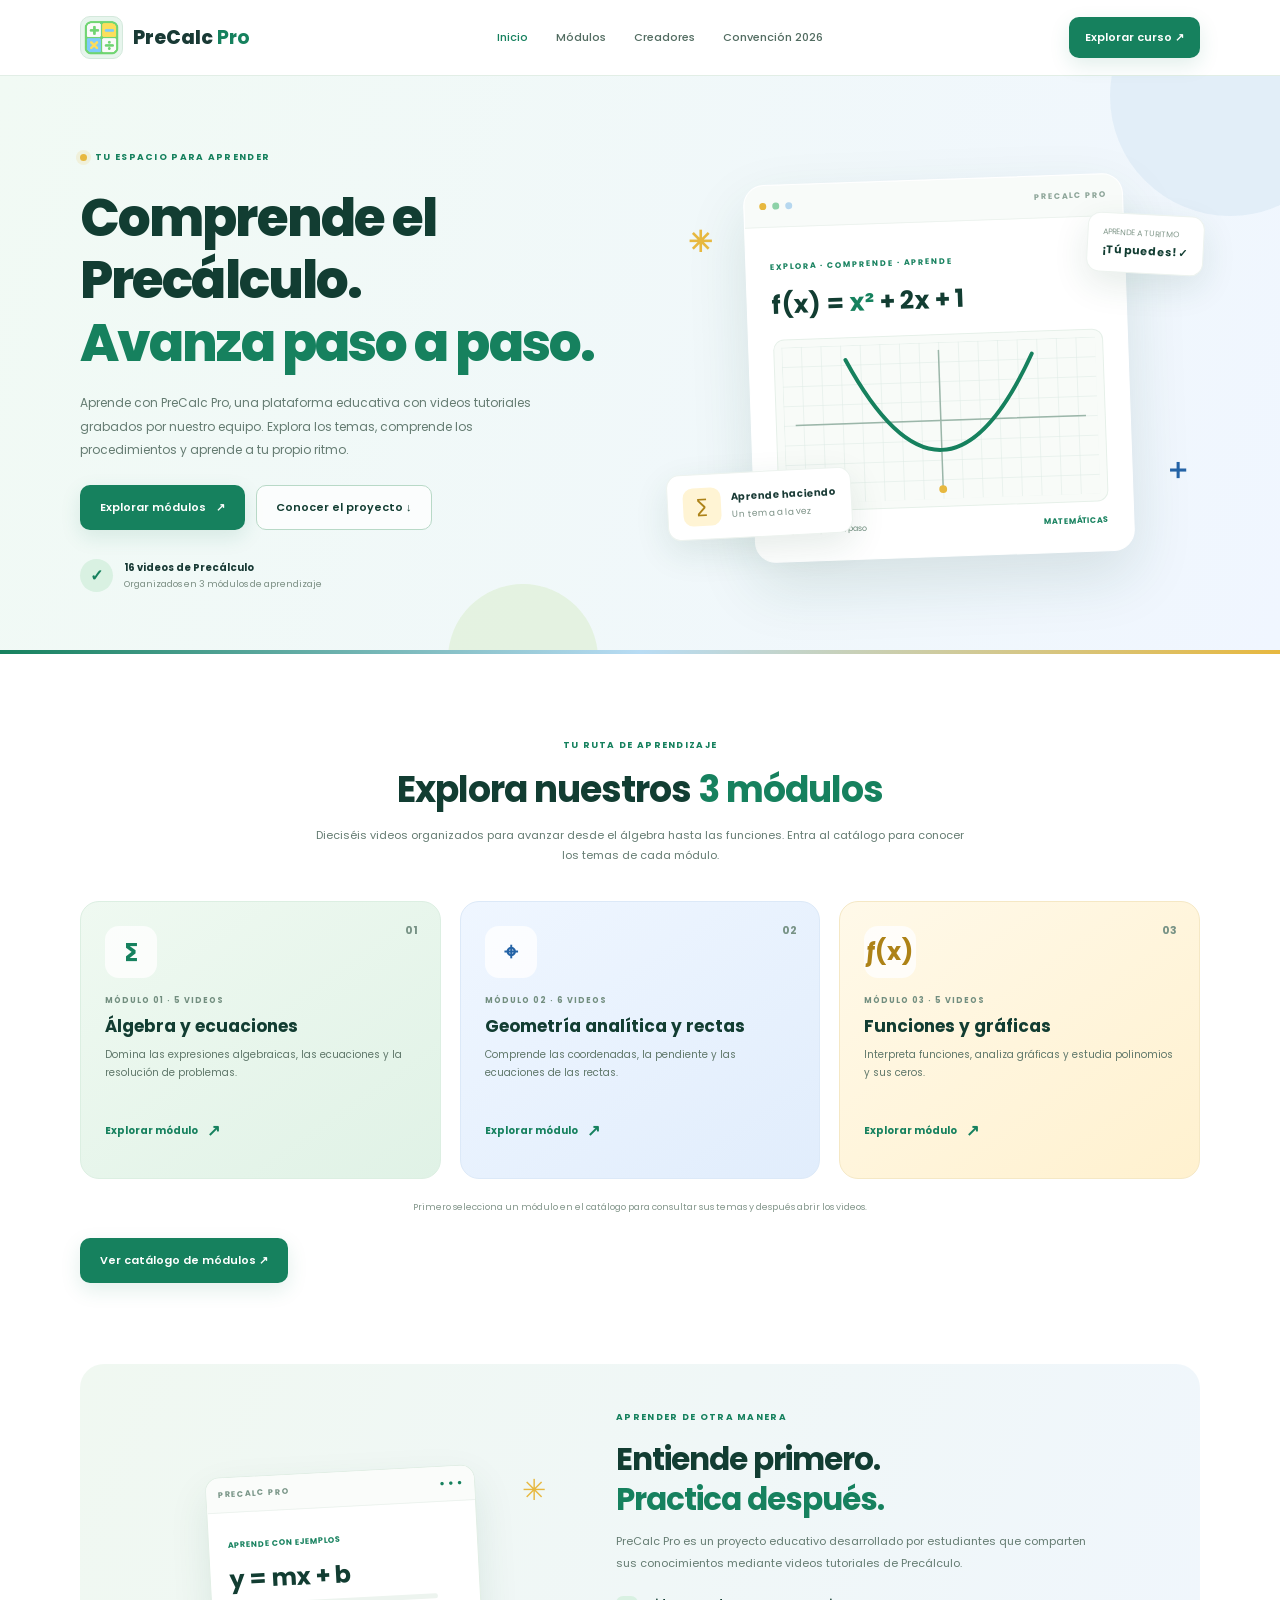
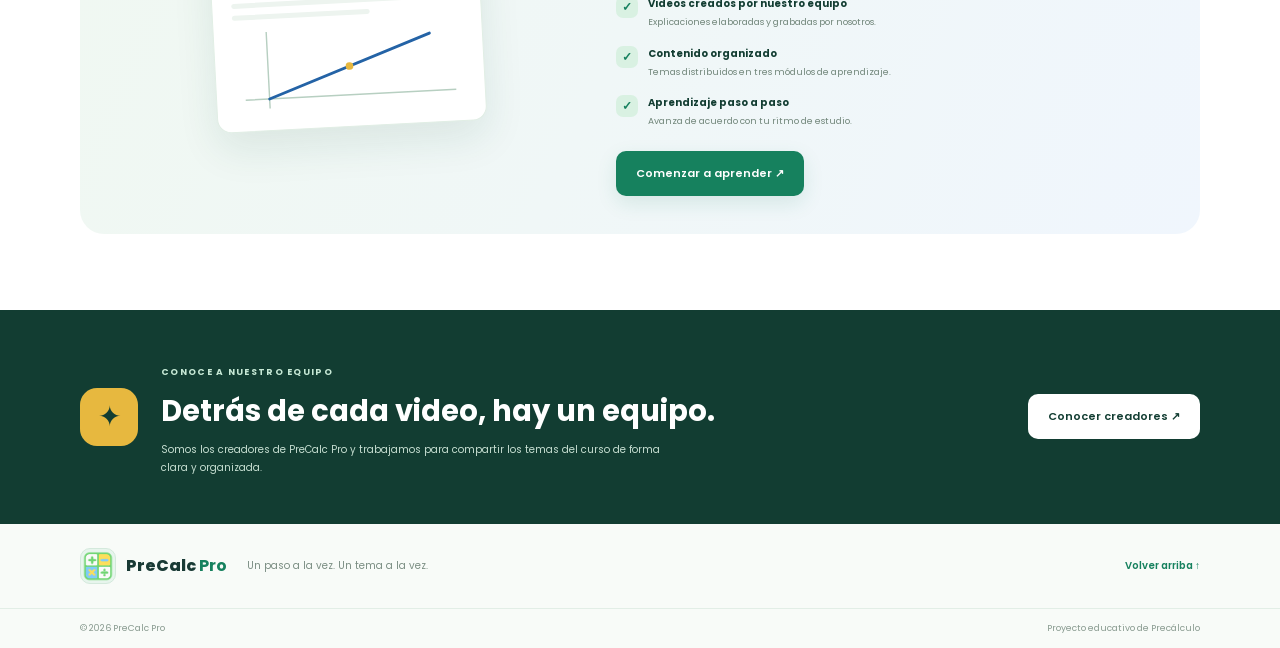
<file: index.html>
<!DOCTYPE html>
<html lang="es">
<head>
    <meta charset="UTF-8">
    <meta name="viewport" content="width=device-width, initial-scale=1.0">
    <meta name="theme-color" content="#185744">
    <meta name="description" content="PreCalc Pro: aprende Precálculo con videos tutoriales creados por nuestro equipo.">

    <title>PreCalc Pro | Aprende Precálculo</title>

    <link rel="preconnect" href="https://fonts.googleapis.com">
    <link rel="preconnect" href="https://fonts.gstatic.com" crossorigin>
    <link href="https://fonts.googleapis.com/css2?family=Poppins:wght@400;500;600;700;800&display=swap" rel="stylesheet">
    <link rel="icon" type="image/png" href="img/logo.png">

    <!-- ESTILOS -->
    <link rel="stylesheet" href="css/index.css">
    <link rel="stylesheet" href="css/convencion.css">

    <!-- JAVASCRIPT -->
    <script src="js/main.js" defer></script>
    <script src="js/convencion.js" defer></script>
</head>

<body>

    <!-- ENCABEZADO -->
    <header class="header">
        <nav class="nav container" aria-label="Navegación principal">

            <a class="brand" href="index.html#inicio" aria-label="PreCalc Pro, inicio">
                <span class="logo">
                    <img src="img/logo.png" alt="Logo de PreCalc Pro">
                </span>
                <span>PreCalc <b>Pro</b></span>
            </a>

            <button
                class="menu-toggle"
                type="button"
                aria-label="Abrir menú"
                aria-expanded="false"
                aria-controls="nav-links">
                ☰
            </button>

            <div class="nav-links" id="nav-links">
                <a class="active" href="index.html#inicio">Inicio</a>
                <a href="modulos.html#modulos">Módulos</a>
                <a href="modulos.html#creadores">Creadores</a>
                <a href="modulos.html#convencion-2026">Convención 2026</a>
            </div>

            <a class="btn btn-primary nav-btn" href="modulos.html#modulos">
                Explorar curso ↗
            </a>

        </nav>
    </header>

    <main>

        <!-- PORTADA -->
        <section class="hero" id="inicio">

            <div class="orb orb-one"></div>
            <div class="orb orb-two"></div>

            <div class="container hero-grid">

                <div class="hero-copy">

                    <span class="eyebrow">
                        <i></i>
                        TU ESPACIO PARA APRENDER
                    </span>

                    <h1>
                        Comprende el Precálculo.
                        <span>Avanza paso a paso.</span>
                    </h1>

                    <p>
                        Aprende con PreCalc Pro, una plataforma educativa
                        con videos tutoriales grabados por nuestro equipo.
                        Explora los temas, comprende los procedimientos
                        y aprende a tu propio ritmo.
                    </p>

                    <div class="actions">
                        <a class="btn btn-primary" href="modulos.html#modulos">
                            Explorar módulos <span>↗</span>
                        </a>

                        <a class="btn btn-outline" href="#presentacion">
                            Conocer el proyecto ↓
                        </a>
                    </div>

                    <div class="proof">
                        <span class="proof-icon">✓</span>
                        <p>
                            <b>16 videos de Precálculo</b>
                            <small>Organizados en 3 módulos de aprendizaje</small>
                        </p>
                    </div>

                </div>

                <!-- ILUSTRACIÓN MATEMÁTICA -->
                <div class="hero-visual">

                    <span class="decor decor-star">✳</span>

                    <article class="math-board">

                        <div class="board-head">
                            <span></span>
                            <span></span>
                            <span></span>
                            <b>PRECALC PRO</b>
                        </div>

                        <div class="board-body">

                            <small class="board-label">
                                EXPLORA · COMPRENDE · APRENDE
                            </small>

                            <h2>f(x) = <em>x²</em> + 2x + 1</h2>

                            <div class="graph">
                                <svg viewBox="0 0 320 160" role="img"
                                     aria-label="Gráfica ilustrativa de una función cuadrática">
                                    <defs>
                                        <pattern id="grid" width="20" height="20"
                                                 patternUnits="userSpaceOnUse">
                                            <path d="M20 0H0V20" fill="none"
                                                  stroke="#dce9e4" stroke-width="1"/>
                                        </pattern>
                                    </defs>

                                    <rect width="320" height="160" fill="url(#grid)"/>

                                    <path d="M12 80H308 M160 8V152"
                                          stroke="#9bb6a9" stroke-width="1.5"/>

                                    <path d="M65 15 Q160 205 255 15"
                                          fill="none" stroke="#16815e"
                                          stroke-width="4" stroke-linecap="round"/>

                                    <circle cx="160" cy="150" r="4" fill="#e7b83f"/>
                                </svg>
                            </div>

                            <div class="board-foot">
                                <span>● Aprende paso a paso</span>
                                <b>MATEMÁTICAS</b>
                            </div>

                        </div>
                    </article>

                    <div class="float-card float-top">
                        <small>APRENDE A TU RITMO</small>
                        <b>¡Tú puedes! ✓</b>
                    </div>

                    <div class="float-card float-bottom">
                        <span>∑</span>
                        <div>
                            <b>Aprende haciendo</b>
                            <small>Un tema a la vez</small>
                        </div>
                    </div>

                    <span class="decor decor-plus">＋</span>

                </div>
            </div>

            <div class="hero-line"></div>
        </section>

        <!-- MÓDULOS -->
        <section class="section modules-section" id="modulos">

            <div class="container">

                <div class="section-heading">
                    <span class="eyebrow">TU RUTA DE APRENDIZAJE</span>

                    <h2>Explora nuestros <span>3 módulos</span></h2>

                    <p>
                        Dieciséis videos organizados para avanzar desde el
                        álgebra hasta las funciones. Entra al catálogo para
                        conocer los temas de cada módulo.
                    </p>
                </div>

                <div class="module-grid">

                    <!-- MÓDULO 1 -->
                    <article class="module-card green">
                        <span class="module-number">01</span>
                        <div class="module-icon">∑</div>

                        <small class="module-tag">MÓDULO 01 · 5 VIDEOS</small>

                        <h3>Álgebra y ecuaciones</h3>

                        <p>
                            Domina las expresiones algebraicas, las ecuaciones
                            y la resolución de problemas.
                        </p>

                        <a class="module-link" href="modulos.html#modulos">
                            Explorar módulo <span>↗</span>
                        </a>
                    </article>

                    <!-- MÓDULO 2 -->
                    <article class="module-card blue">
                        <span class="module-number">02</span>
                        <div class="module-icon">⌖</div>

                        <small class="module-tag">MÓDULO 02 · 6 VIDEOS</small>

                        <h3>Geometría analítica y rectas</h3>

                        <p>
                            Comprende las coordenadas, la pendiente
                            y las ecuaciones de las rectas.
                        </p>

                        <a class="module-link" href="modulos.html#modulos">
                            Explorar módulo <span>↗</span>
                        </a>
                    </article>

                    <!-- MÓDULO 3 -->
                    <article class="module-card yellow">
                        <span class="module-number">03</span>
                        <div class="module-icon">ƒ(x)</div>

                        <small class="module-tag">MÓDULO 03 · 5 VIDEOS</small>

                        <h3>Funciones y gráficas</h3>

                        <p>
                            Interpreta funciones, analiza gráficas
                            y estudia polinomios y sus ceros.
                        </p>

                        <a class="module-link" href="modulos.html#modulos">
                            Explorar módulo <span>↗</span>
                        </a>
                    </article>

                </div>

                <p class="module-note">
                    Primero selecciona un módulo en el catálogo para consultar
                    sus temas y después abrir los videos.
                </p>

                <div class="actions">
                    <a class="btn btn-primary" href="modulos.html#modulos">
                        Ver catálogo de módulos ↗
                    </a>
                </div>

            </div>
        </section>

        <!-- PRESENTACIÓN DEL PROYECTO -->
        <section class="section project-section" id="presentacion">

            <div class="container project-panel">

                <div class="study-art">

                    <div class="art-circle"></div>

                    <div class="notebook">

                        <div class="notebook-head">
                            PRECALC PRO
                            <span>● ● ●</span>
                        </div>

                        <div class="notebook-body">

                            <small>APRENDE CON EJEMPLOS</small>

                            <strong>y = mx + b</strong>

                            <div class="fake-line"></div>
                            <div class="fake-line short"></div>

                            <svg viewBox="0 0 240 90" role="img"
                                 aria-label="Ejemplo gráfico de una recta">
                                <path d="M10 75H230 M35 5V85"
                                      stroke="#b7cfc1" stroke-width="1.5"/>

                                <path d="M35 75L205 15"
                                      stroke="#2463a6" stroke-width="3"
                                      stroke-linecap="round"/>

                                <circle cx="120" cy="45" r="4" fill="#e7b83f"/>
                            </svg>

                        </div>
                    </div>

                    <span class="art-spark">✳</span>
                </div>

                <div class="project-copy">

                    <span class="eyebrow">APRENDER DE OTRA MANERA</span>

                    <h2>
                        Entiende primero.
                        <span>Practica después.</span>
                    </h2>

                    <p>
                        PreCalc Pro es un proyecto educativo desarrollado
                        por estudiantes que comparten sus conocimientos
                        mediante videos tutoriales de Precálculo.
                    </p>

                    <div class="benefit-list">

                        <div class="benefit">
                            <span>✓</span>
                            <div>
                                <b>Videos creados por nuestro equipo</b>
                                <small>Explicaciones elaboradas y grabadas por nosotros.</small>
                            </div>
                        </div>

                        <div class="benefit">
                            <span>✓</span>
                            <div>
                                <b>Contenido organizado</b>
                                <small>Temas distribuidos en tres módulos de aprendizaje.</small>
                            </div>
                        </div>

                        <div class="benefit">
                            <span>✓</span>
                            <div>
                                <b>Aprendizaje paso a paso</b>
                                <small>Avanza de acuerdo con tu ritmo de estudio.</small>
                            </div>
                        </div>

                    </div>

                    <a class="btn btn-primary" href="modulos.html#modulos">
                        Comenzar a aprender ↗
                    </a>

                </div>
            </div>
        </section>

 
        <!-- CREADORES -->
        <section class="creators" id="creadores">

            <div class="container creators-inner">

                <div class="creator-symbol">✦</div>

                <div class="creator-copy">
                    <span class="eyebrow light">CONOCE A NUESTRO EQUIPO</span>

                    <h2>Detrás de cada video, hay un equipo.</h2>

                    <p>
                        Somos los creadores de PreCalc Pro y trabajamos
                        para compartir los temas del curso de forma
                        clara y organizada.
                    </p>
                </div>

                <a class="btn btn-light" href="modulos.html#creadores">
                    Conocer creadores ↗
                </a>

            </div>
        </section>

    </main>

    <!-- PIE DE PÁGINA -->
    <footer class="footer">

        <div class="container footer-main">

            <a class="brand" href="index.html#inicio">
                <span class="logo">
                    <img src="img/logo.png" alt="Logo de PreCalc Pro">
                </span>
                <span>PreCalc <b>Pro</b></span>
            </a>

            <p>Un paso a la vez. Un tema a la vez.</p>

            <a class="back-top" href="#inicio">Volver arriba ↑</a>

        </div>

        <div class="footer-bottom">
            <span>© <span id="year"></span> PreCalc Pro</span>
            <span>Proyecto educativo de Precálculo</span>
        </div>

    </footer>

</body>
</html>
</file>
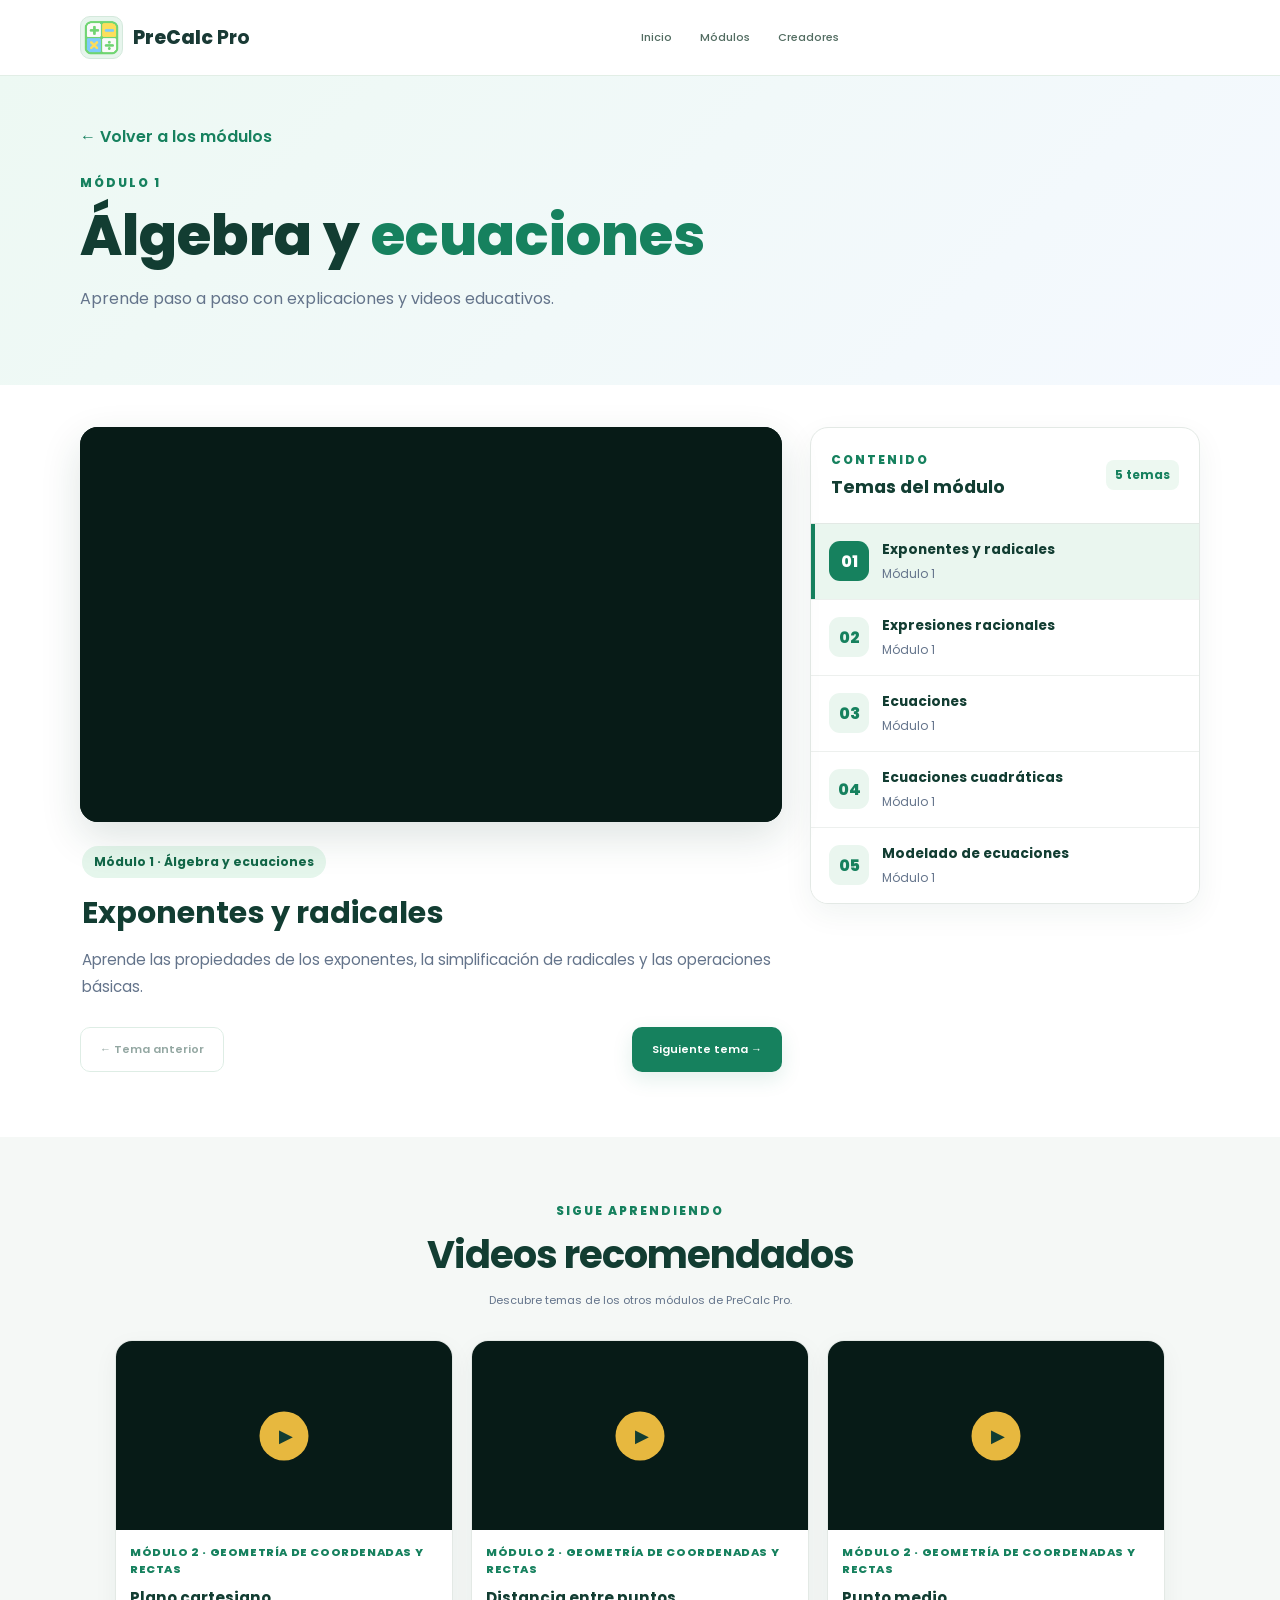
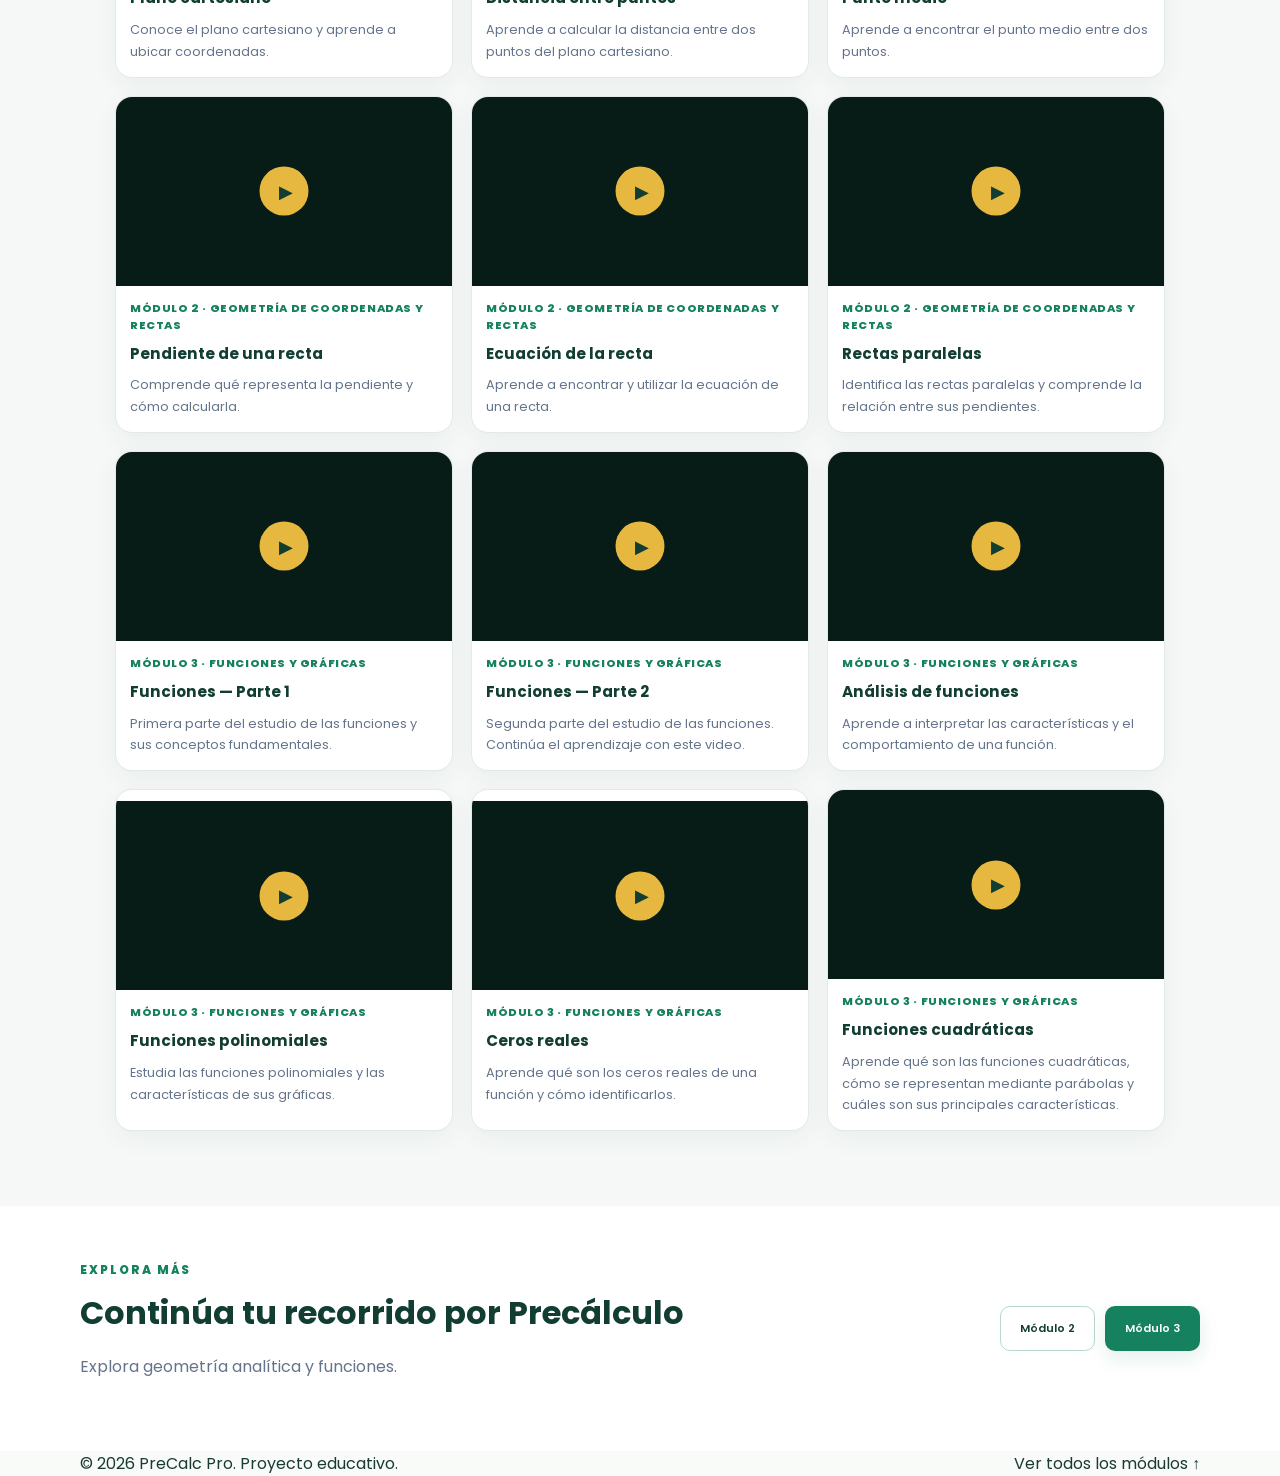
<file: modulo1.html>
<!DOCTYPE html>
<html lang="es">
<head>
    <meta charset="UTF-8">
    <meta name="viewport" content="width=device-width, initial-scale=1.0">
    <meta name="description" content="Videos educativos de Álgebra y ecuaciones en PreCalc Pro.">
    <title>Módulo 1 | PreCalc Pro</title>

    <link rel="preconnect" href="https://fonts.googleapis.com">
    <link rel="preconnect" href="https://fonts.gstatic.com" crossorigin>
    <link href="https://fonts.googleapis.com/css2?family=Poppins:wght@400;500;600;700;800&display=swap" rel="stylesheet">
    <link rel="icon" type="image/png" href="img/logo.png">

    <link rel="stylesheet" href="css/index.css">
    <link rel="stylesheet" href="css/videos.css">
    <script src="js/videos.js" defer></script>
</head>
<body data-module="1">
    <header class="header">
        <div class="container nav">
            <a class="brand" href="index.html">
                <img class="logo" src="img/logo.png" alt="Logo PreCalc Pro">
                <span>PreCalc <strong>Pro</strong></span>
            </a>

            <nav class="nav-links" id="nav-links">
                <a href="index.html">Inicio</a>
                <a href="modulos.html">Módulos</a>
                <a href="modulos.html#creadores">Creadores</a>
            </nav>

            <button class="menu-toggle" id="menu-toggle"
                    type="button" aria-label="Abrir menú" aria-expanded="false">☰</button>
        </div>
    </header>

    <main>
        <section class="video-hero">
            <div class="container">
                <a class="back-link" href="modulos.html">← Volver a los módulos</a>
                <span class="eyebrow">MÓDULO 1</span>
                <h1>Álgebra y <span>ecuaciones</span></h1>
                <p>Aprende paso a paso con explicaciones y videos educativos.</p>
            </div>
        </section>

        <section class="video-section container">
            <div class="video-layout">
                <div class="video-main">
                    <div class="video-player" id="video-player"></div>

                    <div class="video-information">
                        <span class="topic-badge" id="video-module-label">Módulo 1</span>
                        <h2 id="video-title">Selecciona un tema</h2>
                        <p id="video-description">Elige un tema para comenzar.</p>
                    </div>

                    <div class="topic-navigation">
                        <button class="btn btn-outline" id="previous-video" type="button">
                            ← Tema anterior
                        </button>
                        <button class="btn btn-primary" id="next-video" type="button">
                            Siguiente tema →
                        </button>
                    </div>
                </div>

                <aside class="video-sidebar">
                    <div class="sidebar-heading">
                        <div>
                            <span class="eyebrow">CONTENIDO</span>
                            <h2>Temas del módulo</h2>
                        </div>
                        <span class="topic-count" id="topic-count">4 temas</span>
                    </div>
                    <div class="topic-list" id="topic-list"></div>
                </aside>
            </div>
        </section>

        <section class="recommendations-section">
            <div class="container">
                <div class="section-heading">
                    <span class="eyebrow">SIGUE APRENDIENDO</span>
                    <h2>Videos recomendados</h2>
                    <p>Descubre temas de los otros módulos de PreCalc Pro.</p>
                </div>
                <div class="recommendations-grid" id="recommendations-grid"></div>
            </div>
        </section>

        <section class="module-switch-section container">
            <div>
                <span class="eyebrow">EXPLORA MÁS</span>
                <h2>Continúa tu recorrido por Precálculo</h2>
                <p>Explora geometría analítica y funciones.</p>
            </div>
            <div class="module-switch-buttons">
                <a class="btn btn-outline" href="modulo2.html">Módulo 2</a>
                <a class="btn btn-primary" href="modulo3.html">Módulo 3</a>
            </div>
        </section>
    </main>

    <footer class="footer">
        <div class="container footer-content">
            <p>© <span id="current-year"></span> PreCalc Pro. Proyecto educativo.</p>
            <a href="modulos.html">Ver todos los módulos ↑</a>
        </div>
    </footer>
</body>
</html>
</file>
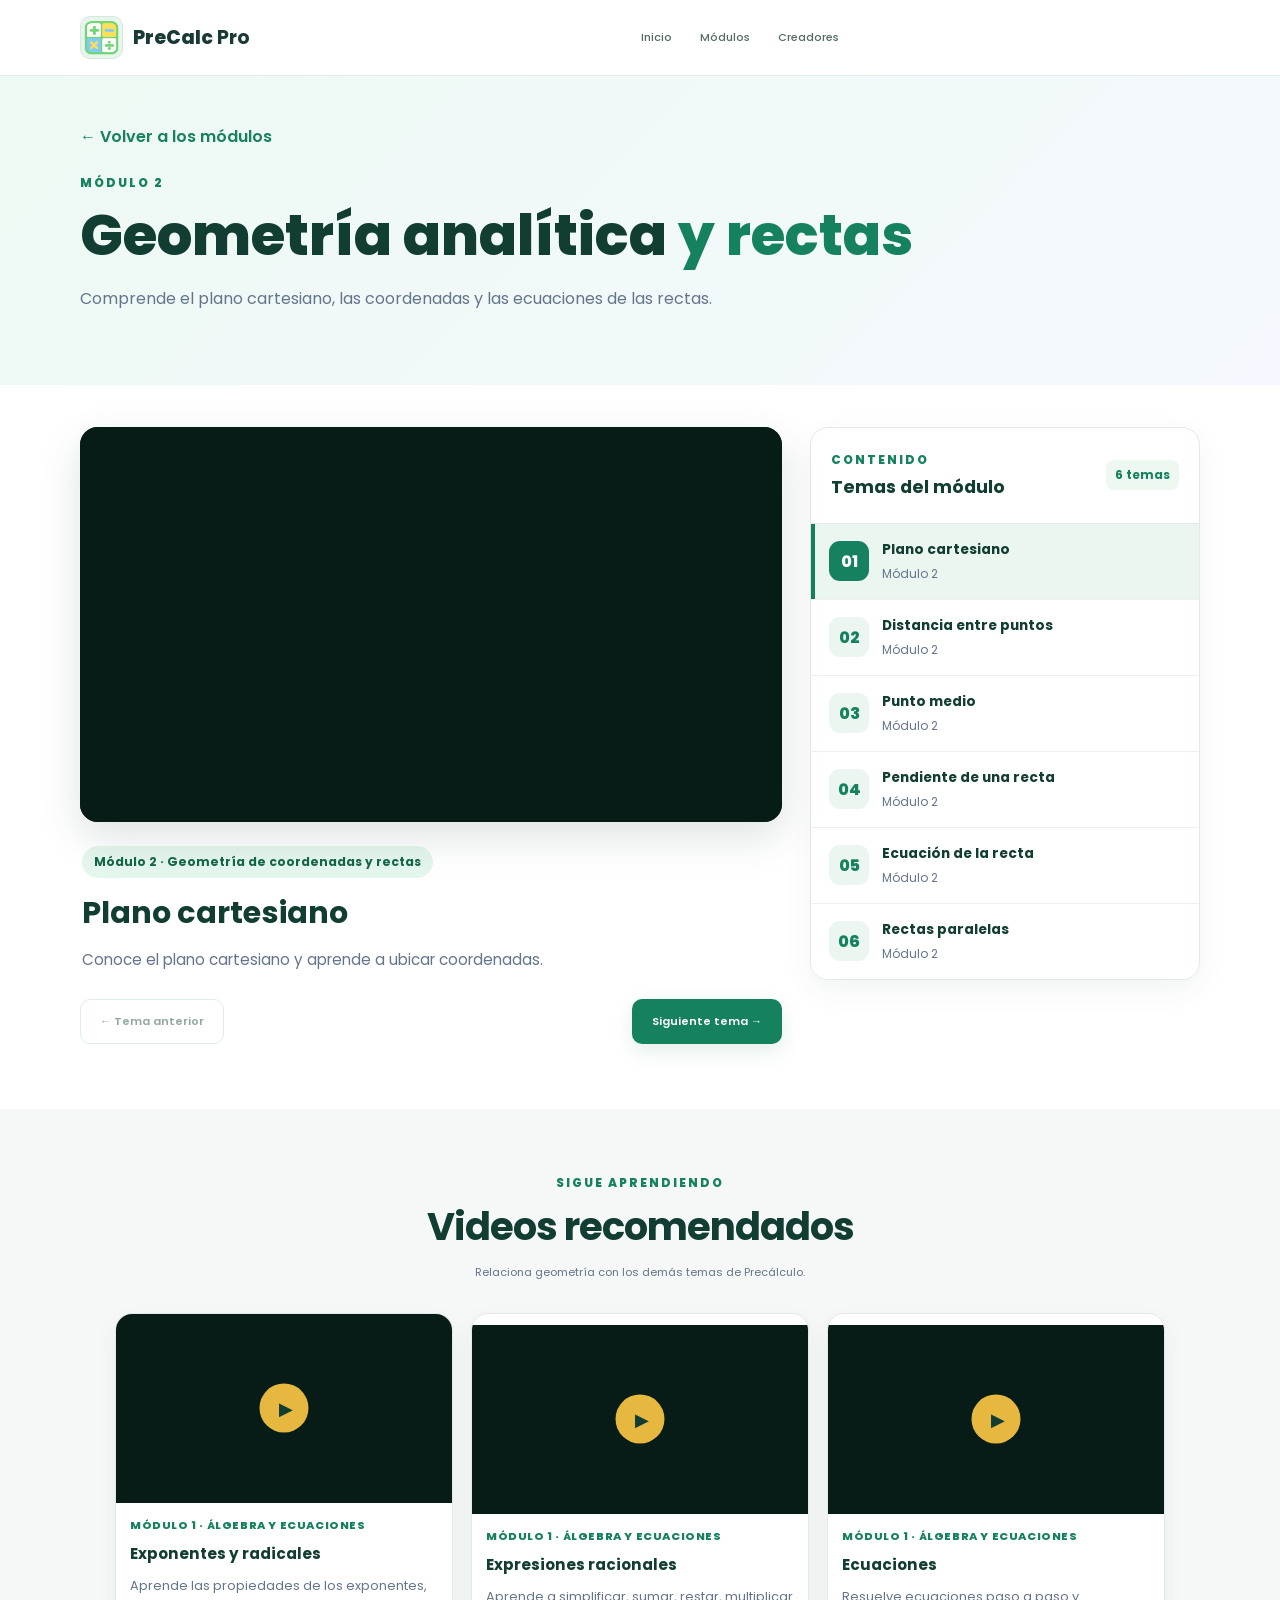
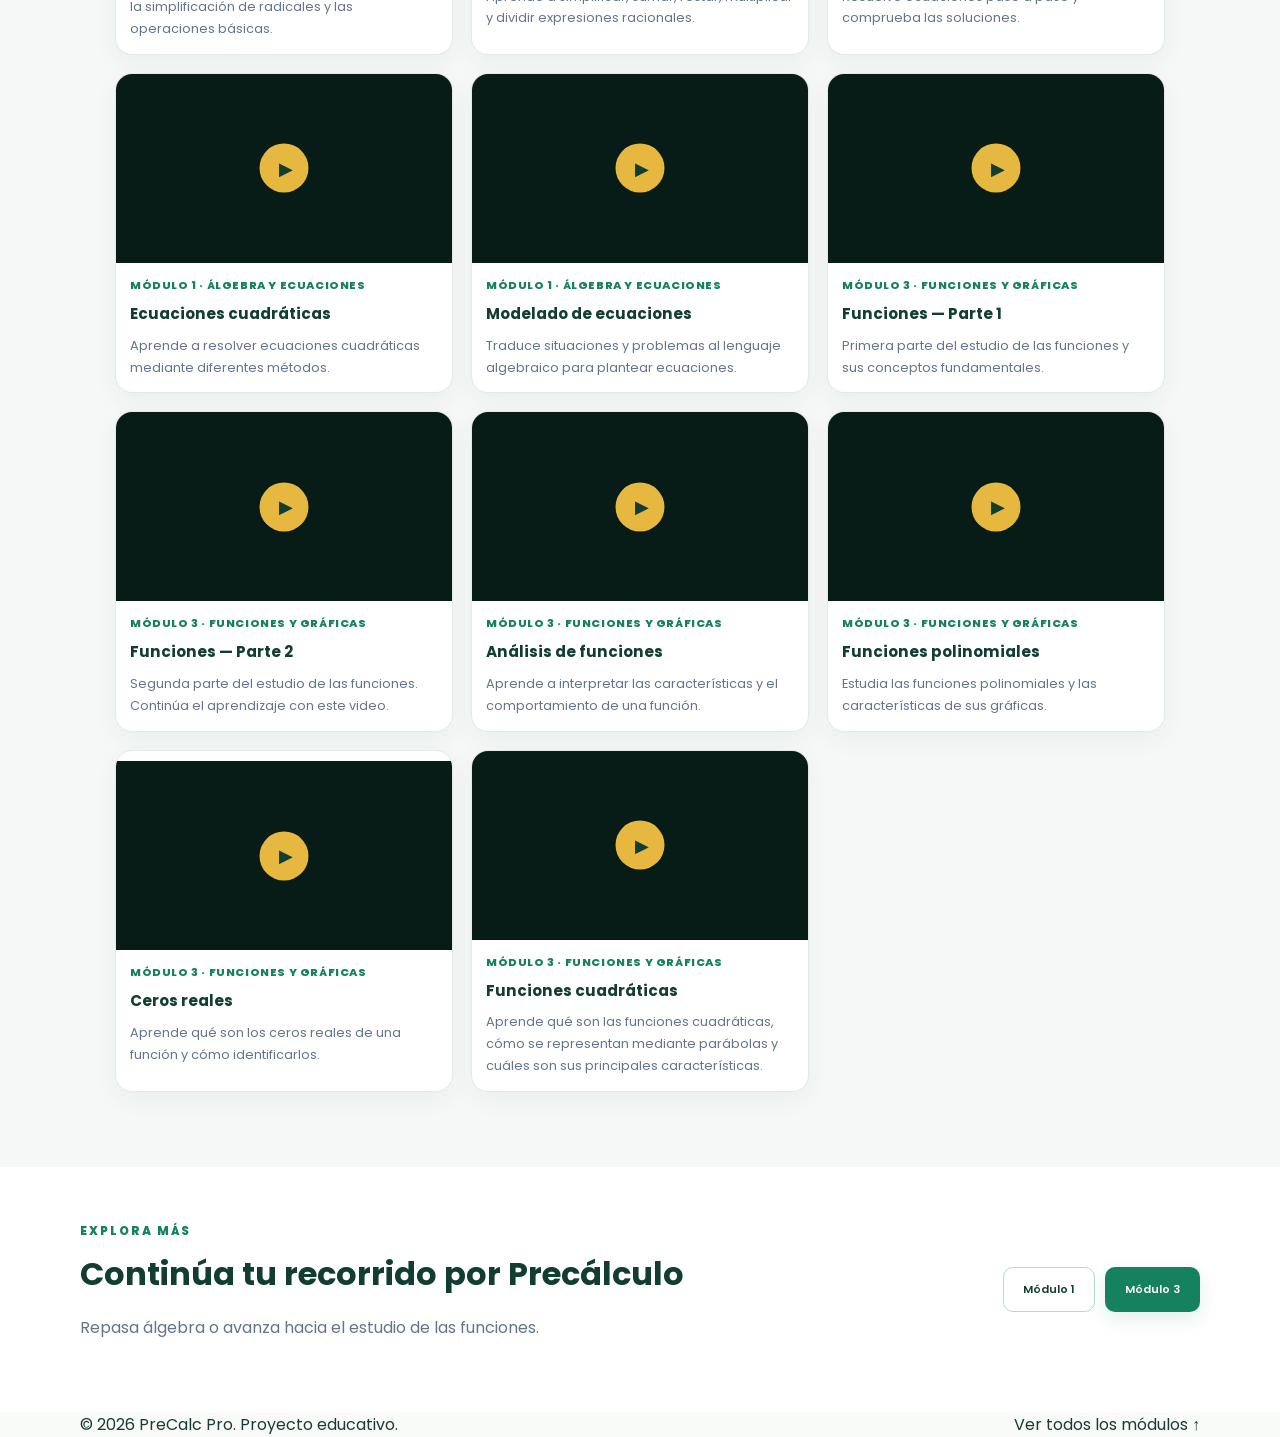
<file: modulo2.html>
<!DOCTYPE html>
<html lang="es">
<head>
    <meta charset="UTF-8">
    <meta name="viewport" content="width=device-width, initial-scale=1.0">
    <meta name="description" content="Videos educativos de geometría analítica y rectas en PreCalc Pro.">
    <title>Módulo 2 | PreCalc Pro</title>

    <link rel="preconnect" href="https://fonts.googleapis.com">
    <link rel="preconnect" href="https://fonts.gstatic.com" crossorigin>
    <link href="https://fonts.googleapis.com/css2?family=Poppins:wght@400;500;600;700;800&display=swap" rel="stylesheet">
    <link rel="icon" type="image/png" href="img/logo.png">

    <link rel="stylesheet" href="css/index.css">
    <link rel="stylesheet" href="css/videos.css">
    <script src="js/videos.js" defer></script>
</head>
<body data-module="2">
    <header class="header">
        <div class="container nav">
            <a class="brand" href="index.html">
                <img class="logo" src="img/logo.png" alt="Logo PreCalc Pro">
                <span>PreCalc <strong>Pro</strong></span>
            </a>

            <nav class="nav-links" id="nav-links">
                <a href="index.html">Inicio</a>
                <a href="modulos.html">Módulos</a>
                <a href="modulos.html#creadores">Creadores</a>
            </nav>

            <button class="menu-toggle" id="menu-toggle"
                    type="button" aria-label="Abrir menú" aria-expanded="false">☰</button>
        </div>
    </header>

    <main>
        <section class="video-hero">
            <div class="container">
                <a class="back-link" href="modulos.html">← Volver a los módulos</a>
                <span class="eyebrow">MÓDULO 2</span>
                <h1>Geometría analítica <span>y rectas</span></h1>
                <p>Comprende el plano cartesiano, las coordenadas y las ecuaciones de las rectas.</p>
            </div>
        </section>

        <section class="video-section container">
            <div class="video-layout">
                <div class="video-main">
                    <div class="video-player" id="video-player"></div>

                    <div class="video-information">
                        <span class="topic-badge" id="video-module-label">Módulo 2</span>
                        <h2 id="video-title">Selecciona un tema</h2>
                        <p id="video-description">Elige un tema para comenzar.</p>
                    </div>

                    <div class="topic-navigation">
                        <button class="btn btn-outline" id="previous-video" type="button">
                            ← Tema anterior
                        </button>
                        <button class="btn btn-primary" id="next-video" type="button">
                            Siguiente tema →
                        </button>
                    </div>
                </div>

                <aside class="video-sidebar">
                    <div class="sidebar-heading">
                        <div>
                            <span class="eyebrow">CONTENIDO</span>
                            <h2>Temas del módulo</h2>
                        </div>
                        <span class="topic-count" id="topic-count">2 temas</span>
                    </div>
                    <div class="topic-list" id="topic-list"></div>
                </aside>
            </div>
        </section>

        <section class="recommendations-section">
            <div class="container">
                <div class="section-heading">
                    <span class="eyebrow">SIGUE APRENDIENDO</span>
                    <h2>Videos recomendados</h2>
                    <p>Relaciona geometría con los demás temas de Precálculo.</p>
                </div>
                <div class="recommendations-grid" id="recommendations-grid"></div>
            </div>
        </section>

        <section class="module-switch-section container">
            <div>
                <span class="eyebrow">EXPLORA MÁS</span>
                <h2>Continúa tu recorrido por Precálculo</h2>
                <p>Repasa álgebra o avanza hacia el estudio de las funciones.</p>
            </div>
            <div class="module-switch-buttons">
                <a class="btn btn-outline" href="modulo1.html">Módulo 1</a>
                <a class="btn btn-primary" href="modulo3.html">Módulo 3</a>
            </div>
        </section>
    </main>

    <footer class="footer">
        <div class="container footer-content">
            <p>© <span id="current-year"></span> PreCalc Pro. Proyecto educativo.</p>
            <a href="modulos.html">Ver todos los módulos ↑</a>
        </div>
    </footer>
</body>
</html>
</file>
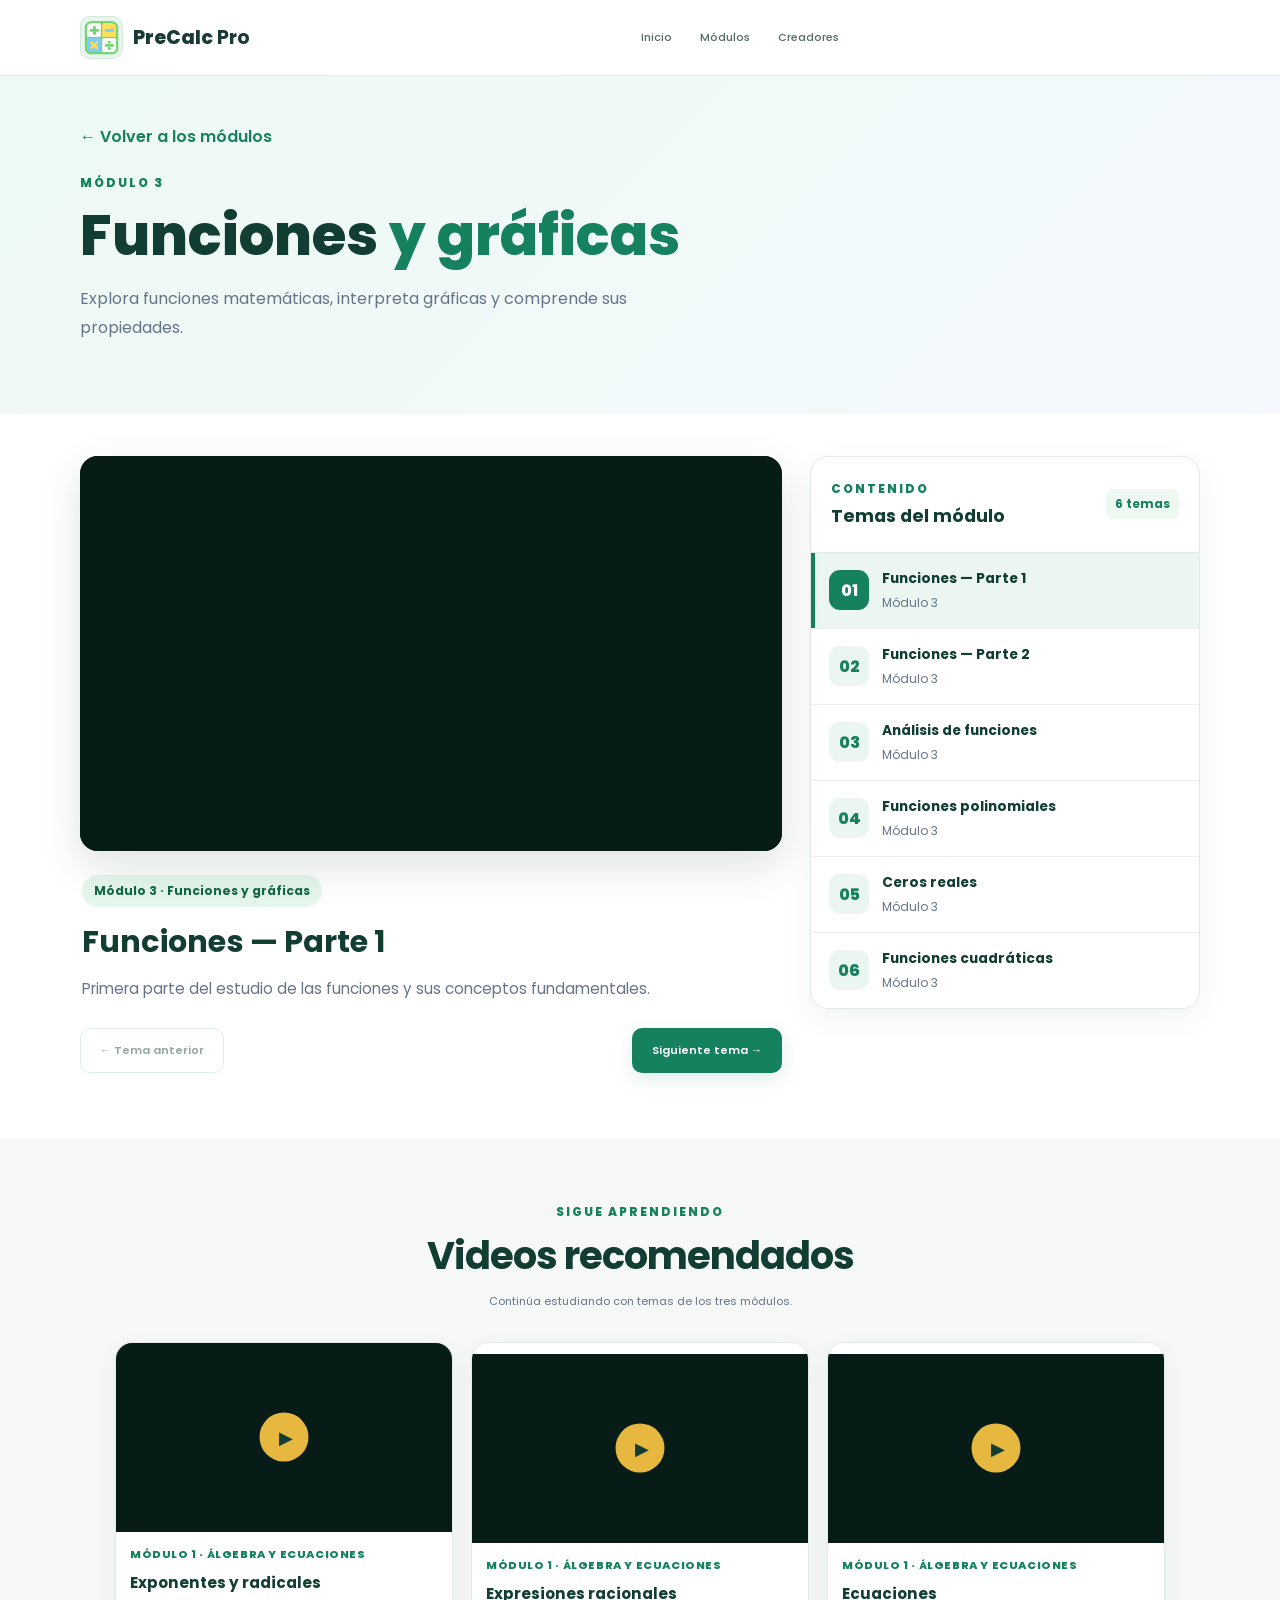
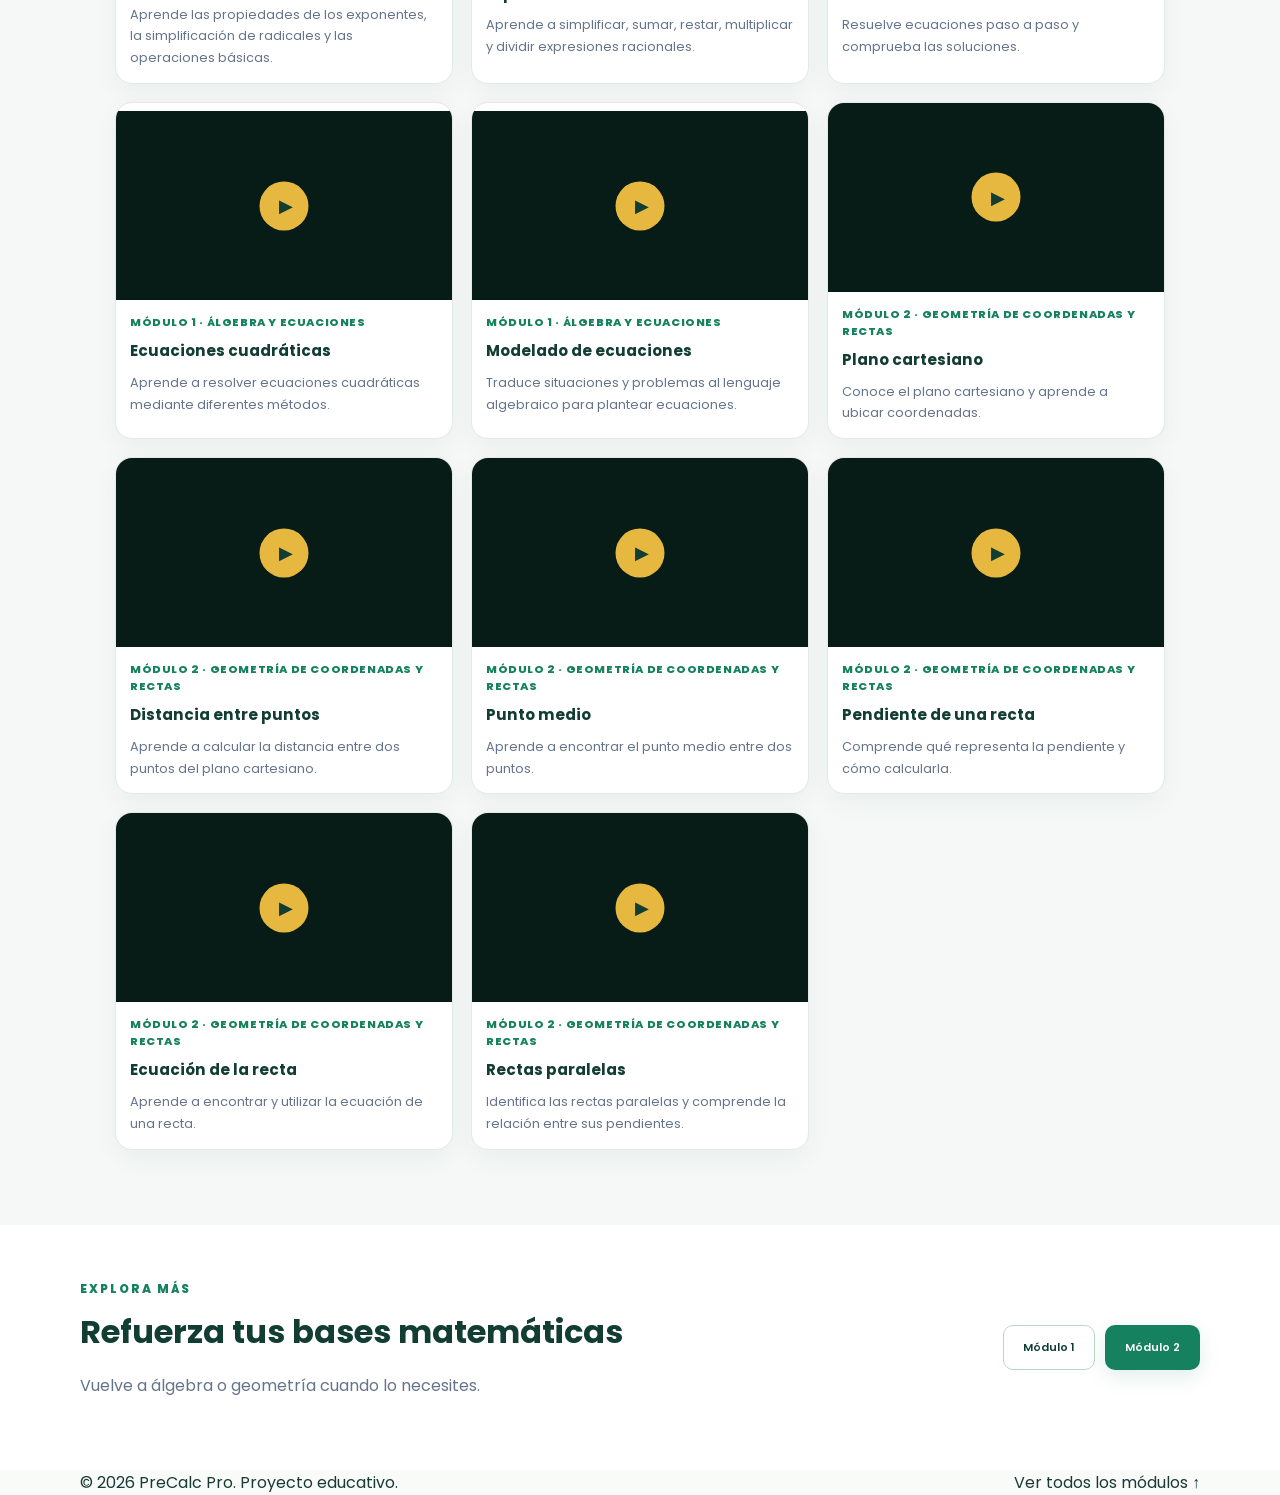
<file: modulo3.html>
<!DOCTYPE html>
<html lang="es">
<head>
    <meta charset="UTF-8">
    <meta name="viewport" content="width=device-width, initial-scale=1.0">
    <meta name="description" content="Videos educativos de funciones y gráficas en PreCalc Pro.">
    <title>Módulo 3 | PreCalc Pro</title>

    <link rel="preconnect" href="https://fonts.googleapis.com">
    <link rel="preconnect" href="https://fonts.gstatic.com" crossorigin>
    <link href="https://fonts.googleapis.com/css2?family=Poppins:wght@400;500;600;700;800&display=swap" rel="stylesheet">
    <link rel="icon" type="image/png" href="img/logo.png">

    <link rel="stylesheet" href="css/index.css">
    <link rel="stylesheet" href="css/videos.css">
    <script src="js/videos.js" defer></script>
</head>
<body data-module="3">
    <header class="header">
        <div class="container nav">
            <a class="brand" href="index.html">
                <img class="logo" src="img/logo.png" alt="Logo PreCalc Pro">
                <span>PreCalc <strong>Pro</strong></span>
            </a>

            <nav class="nav-links" id="nav-links">
                <a href="index.html">Inicio</a>
                <a href="modulos.html">Módulos</a>
                <a href="modulos.html#creadores">Creadores</a>
            </nav>

            <button class="menu-toggle" id="menu-toggle"
                    type="button" aria-label="Abrir menú" aria-expanded="false">☰</button>
        </div>
    </header>

    <main>
        <section class="video-hero">
            <div class="container">
                <a class="back-link" href="modulos.html">← Volver a los módulos</a>
                <span class="eyebrow">MÓDULO 3</span>
                <h1>Funciones <span>y gráficas</span></h1>
                <p>Explora funciones matemáticas, interpreta gráficas y comprende sus propiedades.</p>
            </div>
        </section>

        <section class="video-section container">
            <div class="video-layout">
                <div class="video-main">
                    <div class="video-player" id="video-player"></div>

                    <div class="video-information">
                        <span class="topic-badge" id="video-module-label">Módulo 3</span>
                        <h2 id="video-title">Selecciona un tema</h2>
                        <p id="video-description">Elige un tema para comenzar.</p>
                    </div>

                    <div class="topic-navigation">
                        <button class="btn btn-outline" id="previous-video" type="button">
                            ← Tema anterior
                        </button>
                        <button class="btn btn-primary" id="next-video" type="button">
                            Siguiente tema →
                        </button>
                    </div>
                </div>

                <aside class="video-sidebar">
                    <div class="sidebar-heading">
                        <div>
                            <span class="eyebrow">CONTENIDO</span>
                            <h2>Temas del módulo</h2>
                        </div>
                        <span class="topic-count" id="topic-count">4 temas</span>
                    </div>
                    <div class="topic-list" id="topic-list"></div>
                </aside>
            </div>
        </section>

        <section class="recommendations-section">
            <div class="container">
                <div class="section-heading">
                    <span class="eyebrow">SIGUE APRENDIENDO</span>
                    <h2>Videos recomendados</h2>
                    <p>Continúa estudiando con temas de los tres módulos.</p>
                </div>
                <div class="recommendations-grid" id="recommendations-grid"></div>
            </div>
        </section>

        <section class="module-switch-section container">
            <div>
                <span class="eyebrow">EXPLORA MÁS</span>
                <h2>Refuerza tus bases matemáticas</h2>
                <p>Vuelve a álgebra o geometría cuando lo necesites.</p>
            </div>
            <div class="module-switch-buttons">
                <a class="btn btn-outline" href="modulo1.html">Módulo 1</a>
                <a class="btn btn-primary" href="modulo2.html">Módulo 2</a>
            </div>
        </section>
    </main>

    <footer class="footer">
        <div class="container footer-content">
            <p>© <span id="current-year"></span> PreCalc Pro. Proyecto educativo.</p>
            <a href="modulos.html">Ver todos los módulos ↑</a>
        </div>
    </footer>
</body>
</html>
</file>
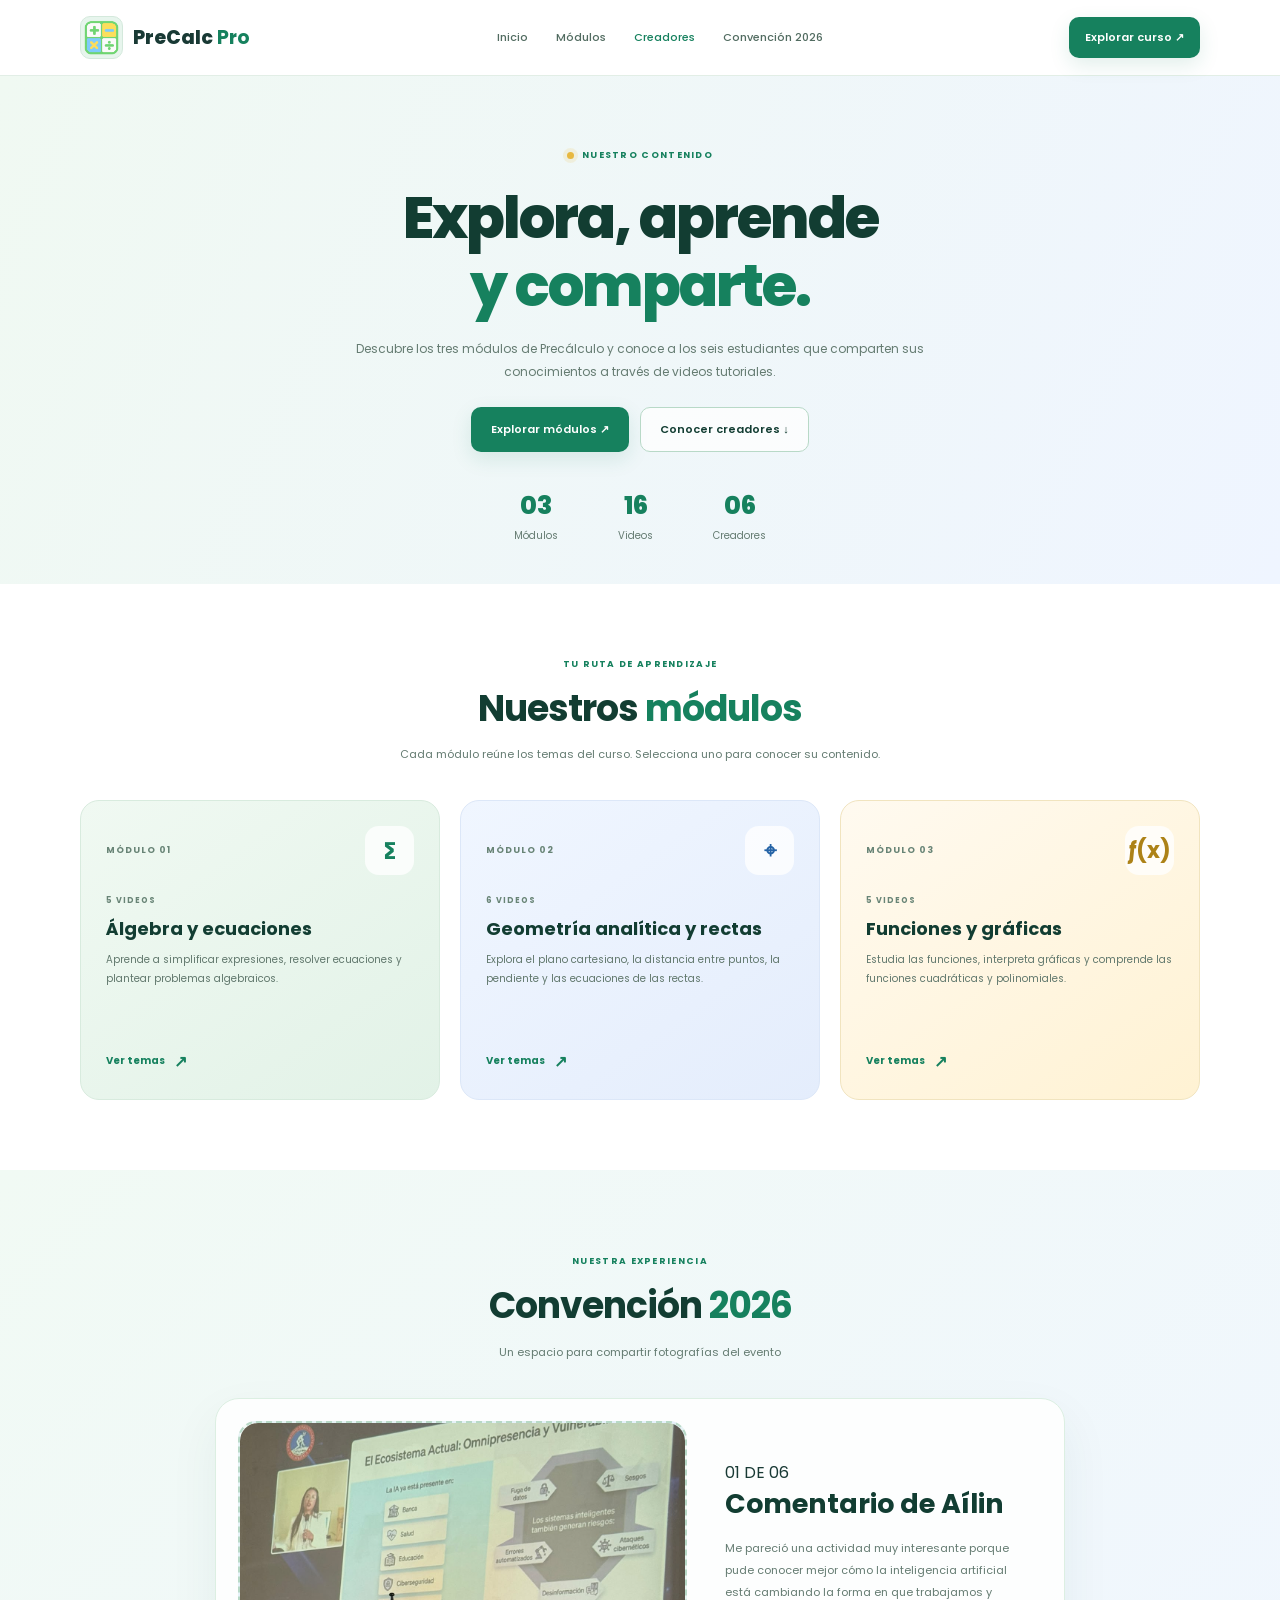
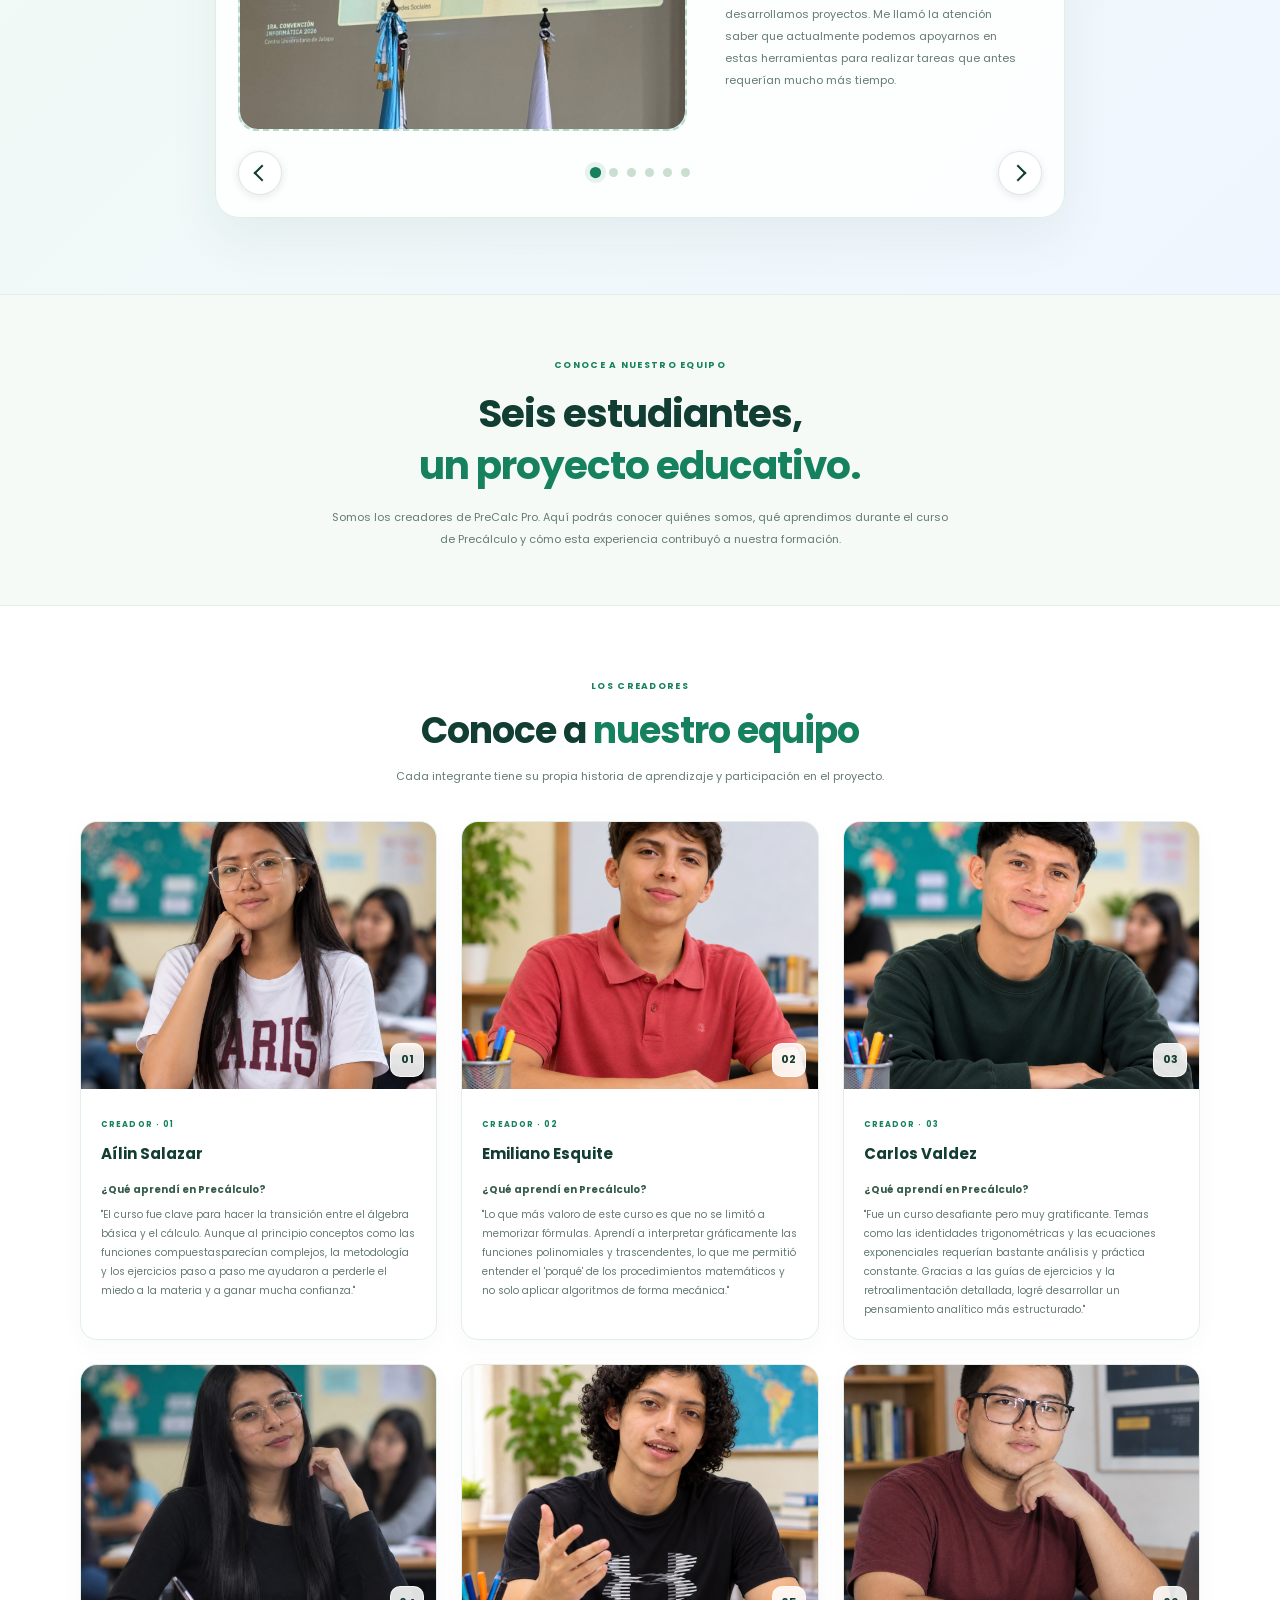
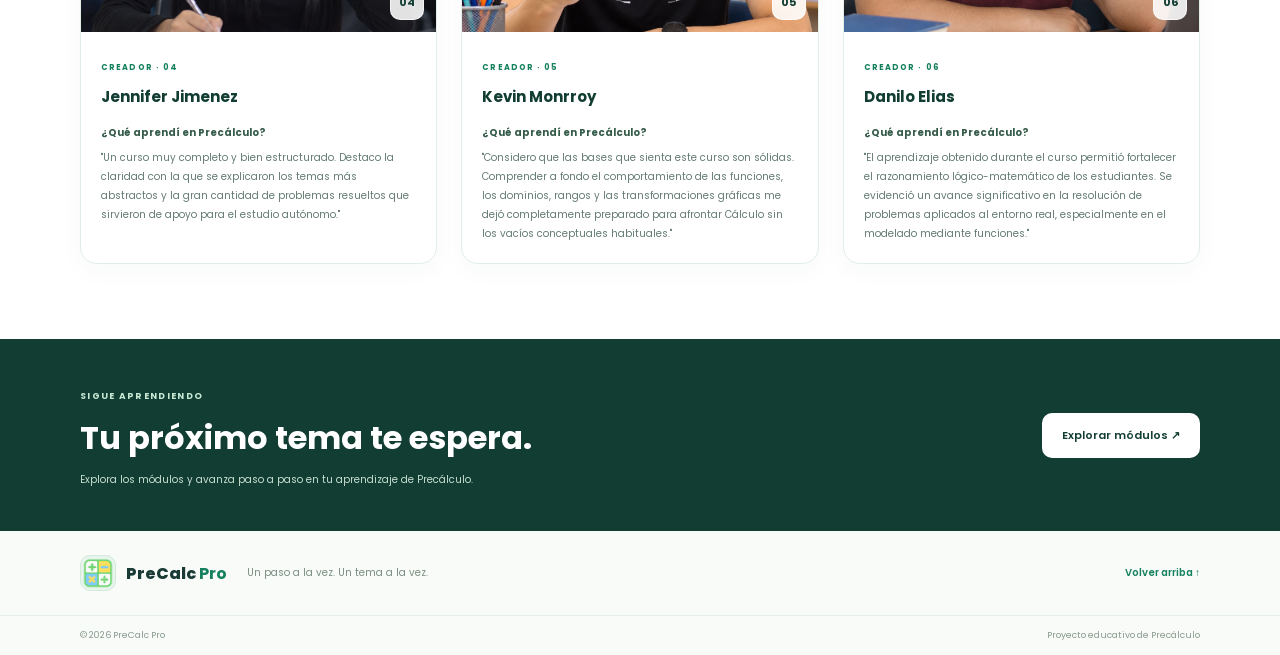
<file: modulos.html>
<!DOCTYPE html>
<html lang="es">

<head>
    <meta charset="UTF-8">
    <meta name="viewport" content="width=device-width, initial-scale=1.0">
    <meta name="theme-color" content="#185744">
    <meta name="description" content="Explora los módulos de Precálculo y conoce a los seis creadores de PreCalc Pro.">

    <title>Módulos y creadores | PreCalc Pro</title>

    <link rel="preconnect" href="https://fonts.googleapis.com">
    <link rel="preconnect" href="https://fonts.gstatic.com" crossorigin>
    <link rel="icon" type="image/png" href="img/logo.png">

    <link
        href="https://fonts.googleapis.com/css2?family=Poppins:wght@400;500;600;700;800&display=swap"
        rel="stylesheet"
    >

    <link rel="stylesheet" href="css/index.css">
    <link rel="stylesheet" href="css/modulos.css">
    <link rel="stylesheet" href="css/convencion.css">

    <script src="js/modulos.js" defer></script>
    <script src="js/convencion.js" defer></script>
</head>

<body>

    <!-- ENCABEZADO -->
    <header class="header">
        <nav class="nav container" aria-label="Navegación principal">

            <a class="brand" href="index.html" aria-label="PreCalc Pro, inicio">
                <span class="logo">
                    <img src="img/logo.png" alt="Logo de PreCalc Pro">
                </span>

                <span>PreCalc <b>Pro</b></span>
            </a>

            <button
                class="menu-toggle"
                type="button"
                aria-label="Abrir menú"
                aria-expanded="false"
                aria-controls="nav-links"
            >
                ☰
            </button>

            <div class="nav-links" id="nav-links">
                <a href="index.html">Inicio</a>
                <a class="active" href="#modulos">Módulos</a>
                <a href="#creadores">Creadores</a>
                <a href="#convencion-2026">Convención 2026</a>
            </div>

            <a class="btn btn-primary nav-btn" href="#modulos">
                Explorar curso ↗
            </a>

        </nav>
    </header>


    <main>

        <!-- PORTADA -->
        <section class="catalog-hero">

            <div class="container catalog-hero-inner">

                <span class="eyebrow">
                    <i></i>
                    NUESTRO CONTENIDO
                </span>

                <h1>
                    Explora, aprende
                    <span>y comparte.</span>
                </h1>

                <p>
                    Descubre los tres módulos de Precálculo y conoce
                    a los seis estudiantes que comparten sus
                    conocimientos a través de videos tutoriales.
                </p>

                <div class="actions">
                    <a class="btn btn-primary" href="#modulos">
                        Explorar módulos ↗
                    </a>

                    <a class="btn btn-outline" href="#creadores">
                        Conocer creadores ↓
                    </a>
                </div>

                <div class="catalog-stats">
                    <div>
                        <strong>03</strong>
                        <span>Módulos</span>
                    </div>

                    <div>
                        <strong>16</strong>
                        <span>Videos</span>
                    </div>

                    <div>
                        <strong>06</strong>
                        <span>Creadores</span>
                    </div>
                </div>

            </div>

        </section>


        <!-- MÓDULOS -->
        <section class="section catalog-section" id="modulos">

            <div class="container">

                <div class="section-heading">
                    <span class="eyebrow">TU RUTA DE APRENDIZAJE</span>

                    <h2>
                        Nuestros <span>módulos</span>
                    </h2>

                    <p>
                        Cada módulo reúne los temas del curso.
                        Selecciona uno para conocer su contenido.
                    </p>
                </div>


                <div class="catalog-grid">

                    <!-- MÓDULO 1 -->
                    <article class="catalog-card catalog-green">

                        <div class="catalog-card-top">
                            <span class="catalog-number">MÓDULO 01</span>
                            <span class="catalog-symbol">∑</span>
                        </div>

                        <span class="topic-count">5 VIDEOS</span>

                        <h3>Álgebra y ecuaciones</h3>

                        <p>
                            Aprende a simplificar expresiones,
                            resolver ecuaciones y plantear
                            problemas algebraicos.
                        </p>

                        <button
                            class="catalog-button"
                            type="button"
                            data-module="0"
                        >
                            Ver temas <span>↗</span>
                        </button>

                    </article>


                    <!-- MÓDULO 2 -->
                    <article class="catalog-card catalog-blue">

                        <div class="catalog-card-top">
                            <span class="catalog-number">MÓDULO 02</span>
                            <span class="catalog-symbol">⌖</span>
                        </div>

                        <span class="topic-count">6 VIDEOS</span>

                        <h3>Geometría analítica y rectas</h3>

                        <p>
                            Explora el plano cartesiano, la distancia
                            entre puntos, la pendiente y las
                            ecuaciones de las rectas.
                        </p>

                        <button
                            class="catalog-button"
                            type="button"
                            data-module="1"
                        >
                            Ver temas <span>↗</span>
                        </button>

                    </article>


                    <!-- MÓDULO 3 -->
                    <article class="catalog-card catalog-yellow">

                        <div class="catalog-card-top">
                            <span class="catalog-number">MÓDULO 03</span>
                            <span class="catalog-symbol">ƒ(x)</span>
                        </div>

                        <span class="topic-count">5 VIDEOS</span>

                        <h3>Funciones y gráficas</h3>

                        <p>
                            Estudia las funciones, interpreta
                            gráficas y comprende las funciones
                            cuadráticas y polinomiales.
                        </p>

                        <button
                            class="catalog-button"
                            type="button"
                            data-module="2"
                        >
                            Ver temas <span>↗</span>
                        </button>

                    </article>

                </div>

            </div>

        </section>


        <!-- CONVENCIÓN 2026 -->
        <section
            class="convention-section"
            id="convencion-2026"
            aria-labelledby="convention-title"
        >

            <div class="container convention-container">

                <div class="section-heading convention-heading">
                    <span class="eyebrow">NUESTRA EXPERIENCIA</span>

                    <h2 id="convention-title">
                        Convención <span>2026</span>
                    </h2>

                    <p>
                        Un espacio para compartir fotografías del evento
                    </p>
                </div>


                <div
                    class="convention-carousel"
                    data-convention-carousel
                    aria-roledescription="carrusel"
                    aria-label="Fotografías y comentarios"
                >

                    <!-- INTEGRANTE 1 -->
                    <div
                        class="convention-slide"
                        data-convention-slide
                        aria-live="polite"
                    >

                        <div class="convention-photo">
                            <img
                                src="img/conven1.jfif"
                                alt="Fotografía del integrante 1 en la Convención 2026"
                                loading="lazy"
                                style="width:100%; height:100%; object-fit:cover; display:block; border-radius:inherit;"
                            >
                        </div>

                        <div class="convention-comment">
                            <span class="convention-member">01 DE 06</span>
                            <h3>Comentario de Aílin</h3>
                            <p>
                               Me pareció una actividad muy interesante porque pude conocer mejor cómo la inteligencia artificial está cambiando la forma en que trabajamos y desarrollamos proyectos. Me llamó la atención saber que actualmente podemos apoyarnos en estas herramientas para realizar tareas que antes requerían mucho más tiempo.
                            </p>
                        </div>

                    </div>


                    <!-- INTEGRANTE 2 -->
                    <div class="convention-slide" data-convention-slide hidden>

                        <div class="convention-photo">
                            <img
                                src="img/conven2.jfif"
                                alt="Fotografía del integrante 2 en la Convención 2026"
                                loading="lazy"
                                style="width:100%; height:100%; object-fit:cover; display:block; border-radius:inherit;"
                            >
                        </div>

                        <div class="convention-comment">
                            <span class="convention-member">INTEGRANTE 02 DE 06</span>
                            <h3>Comentario de Emiliano </h3>
                            <p>
Algo que me llamó la atención fue cómo la inteligencia artificial puede ayudar en el ámbito laboral. Muchas veces pensamos que solo sirve para responder preguntas, pero también puede facilitar el trabajo, organizar información y ayudarnos a encontrar soluciones a diferentes problemas.
                            </p>
                        </div>

                    </div>


                    <!-- INTEGRANTE 3 -->
                    <div class="convention-slide" data-convention-slide hidden>

                        <div class="convention-photo">
                            <img
                                src="img/conven3.jfif"
                                alt="Fotografía del integrante 3 en la Convención 2026"
                                loading="lazy"
                                style="width:100%; height:100%; object-fit:cover; display:block; border-radius:inherit;"
                            >
                        </div>

                        <div class="convention-comment">
                            <span class="convention-member">INTEGRANTE 03 DE 06</span>
                            <h3>Comentario de Carlos </h3>
                            <p>
                                Considero que fue una buena oportunidad para aprender sobre el papel que está teniendo la inteligencia artificial en las empresas. Es interesante ver cómo los negocios están utilizando la tecnología para mejorar sus procesos y ofrecer mejores servicios.
                            </p>
                        </div>

                    </div>


                    <!-- INTEGRANTE 4 -->
                    <div class="convention-slide" data-convention-slide hidden>

                        <div class="convention-photo">
                            <img
                                src="img/conven4.jfif"
                                alt="Fotografía del integrante 4 en la Convención 2026"
                                loading="lazy"
                                style="width:100%; height:100%; object-fit:cover; display:block; border-radius:inherit;"
                            >
                        </div>

                        <div class="convention-comment">
                            <span class="convention-member">INTEGRANTE 04 DE 06</span>
                            <h3>Comentario de Jennifer </h3>
                            <p>
                            La convención me dejó claro que la inteligencia artificial puede ser una gran ayuda cuando sabemos utilizarla. En nuestros proyectos puede servirnos para generar ideas, resolver dudas y mejorar nuestro trabajo, pero también es importante analizar la información y no depender completamente de ella.
                            </p>
                        </div>

                    </div>


                    <!-- INTEGRANTE 5 -->
                    <div class="convention-slide" data-convention-slide hidden>

                        <div class="convention-photo">
                            <img
                                src="img/conven5.jfif"
                                alt="Fotografía del integrante 5 en la Convención 2026"
                                loading="lazy"
                                style="width:100%; height:100%; object-fit:cover; display:block; border-radius:inherit;"
                            >
                        </div>

                        <div class="convention-comment">
                            <span class="convention-member">INTEGRANTE 05 DE 06</span>
                            <h3>Comentario de Kevin </h3>
                            <p>
                                Me pareció interesante conocer cómo la inteligencia artificial está abriendo nuevas oportunidades en el mundo de la tecnología. Como estudiantes de Ingeniería en Sistemas, debemos estar dispuestos a aprender sobre estas herramientas porque seguramente tendrán un papel importante en nuestro futuro profesional
                            </p>
                        </div>

                    </div>


                    <!-- INTEGRANTE 6 -->
                    <div class="convention-slide" data-convention-slide hidden>

                        <div class="convention-photo">
                            <img
                                src="img/conven6.jfif"
                                alt="Fotografía del integrante 6 en la Convención 2026"
                                loading="lazy"
                                style="width:100%; height:100%; object-fit:cover; display:block; border-radius:inherit;"
                            >
                        </div>

                        <div class="convention-comment">
                            <span class="convention-member">INTEGRANTE 06 DE 06</span>
                            <h3>Comentario de Danilo </h3>
                            <p>
                                Fue una experiencia que me permitió ver la tecnología desde otra perspectiva. Me hizo pensar en cuánto están cambiando las formas de trabajar y cómo debemos prepararnos para esos cambios. Sin duda, aprender a utilizar la inteligencia artificial de manera responsable será una habilidad muy importante para nuestro futuro.
                            </p>
                        </div>

                    </div>


                    <!-- CONTROLES DEL CARRUSEL -->
                    <div class="convention-controls">

                        <button
                            type="button"
                            class="convention-arrow"
                            data-convention-prev
                            aria-label="Fotografía y comentario anterior"
                        >
                            ← Anterior
                        </button>

                        <div
                            class="convention-dots"
                            aria-label="Seleccionar integrante"
                        >
                            <button type="button" class="convention-dot is-active" data-convention-dot="0" aria-label="Mostrar integrante 1" aria-current="true"></button>
                            <button type="button" class="convention-dot" data-convention-dot="1" aria-label="Mostrar integrante 2"></button>
                            <button type="button" class="convention-dot" data-convention-dot="2" aria-label="Mostrar integrante 3"></button>
                            <button type="button" class="convention-dot" data-convention-dot="3" aria-label="Mostrar integrante 4"></button>
                            <button type="button" class="convention-dot" data-convention-dot="4" aria-label="Mostrar integrante 5"></button>
                            <button type="button" class="convention-dot" data-convention-dot="5" aria-label="Mostrar integrante 6"></button>
                        </div>

                        <button
                            type="button"
                            class="convention-arrow"
                            data-convention-next
                            aria-label="Fotografía y comentario siguiente"
                        >
                            Siguiente →
                        </button>

                    </div>

                </div>

            </div>

        </section>


        <!-- PRESENTACIÓN DE CREADORES -->
        <section class="creators-intro" id="creadores">

            <div class="container">

                <span class="eyebrow">
                    CONOCE A NUESTRO EQUIPO
                </span>

                <h2>
                    Seis estudiantes,
                    <span>un proyecto educativo.</span>
                </h2>

                <p>
                    Somos los creadores de PreCalc Pro.
                    Aquí podrás conocer quiénes somos, qué aprendimos
                    durante el curso de Precálculo y cómo esta
                    experiencia contribuyó a nuestra formación.
                </p>

            </div>

        </section>


        <!-- TARJETAS DE LOS SEIS ESTUDIANTES -->
        <section class="section creators-section">

            <div class="container">

                <div class="section-heading">
                    <span class="eyebrow">LOS CREADORES</span>

                    <h2>
                        Conoce a <span>nuestro equipo</span>
                    </h2>

                    <p>
                        Cada integrante tiene su propia historia
                        de aprendizaje y participación en el proyecto.
                    </p>
                </div>


                <div class="student-grid">

                    <!-- ESTUDIANTE 1 -->
                    <article class="student-card">
                        <div class="student-photo photo-green">
                            <img src="img/Ailinsi.png" alt="Fotografía del estudiante 1" loading="lazy">
                            <span class="photo-label">01</span>
                        </div>

                        <div class="student-info">
                            <span class="student-role">CREADOR · 01</span>
                            <h3>Aílin Salazar</h3>
                            <h4>¿Qué aprendí en Precálculo?</h4>
                            <p>
                                "El curso fue clave para hacer la transición entre el álgebra básica y el cálculo.
                                Aunque al principio conceptos como las funciones compuestasparecían complejos, la metodología
                                y los ejercicios paso a paso me ayudaron a perderle el miedo a la materia y a ganar mucha confianza."
                            </p>
                        </div>
                    </article>


                    <!-- ESTUDIANTE 2 -->
                    <article class="student-card">
                        <div class="student-photo photo-blue">
                            <img src="img/Emisi.png" alt="Fotografía del estudiante 2" loading="lazy">
                            <span class="photo-label">02</span>
                        </div>

                        <div class="student-info">
                            <span class="student-role">CREADOR · 02</span>
                            <h3>Emiliano Esquite</h3>
                            <h4>¿Qué aprendí en Precálculo?</h4>
                            <p>
                                "Lo que más valoro de este curso es que no se limitó a memorizar fórmulas. Aprendí a interpretar
                                gráficamente las funciones polinomiales y trascendentes, lo que me permitió entender el 'porqué'
                                de los procedimientos matemáticos y no solo aplicar algoritmos de forma mecánica."
                            </p>
                        </div>
                    </article>


                    <!-- ESTUDIANTE 3 -->
                    <article class="student-card">
                        <div class="student-photo photo-yellow">
                            <img src="img/Carlossi.png" alt="Fotografía del estudiante 3" loading="lazy">
                            <span class="photo-label">03</span>
                        </div>

                        <div class="student-info">
                            <span class="student-role">CREADOR · 03</span>
                            <h3>Carlos Valdez</h3>
                            <h4>¿Qué aprendí en Precálculo?</h4>
                            <p>
                                "Fue un curso desafiante pero muy gratificante. Temas como las identidades trigonométricas y las
                                ecuaciones exponenciales requerían bastante análisis y práctica constante. Gracias a las guías
                                de ejercicios y la retroalimentación detallada, logré desarrollar un pensamiento analítico más
                                estructurado."
                        </div>
                    </article>


                    <!-- ESTUDIANTE 4 -->
                    <article class="student-card">
                        <div class="student-photo photo-blue">
                            <img src="img/Jennisi.png" alt="Fotografía del estudiante 4" loading="lazy">
                            <span class="photo-label">04</span>
                        </div>

                        <div class="student-info">
                            <span class="student-role">CREADOR · 04</span>
                            <h3>Jennifer Jimenez</h3>
                            <h4>¿Qué aprendí en Precálculo?</h4>
                            <p>
                                "Un curso muy completo y bien estructurado. Destaco la claridad con la
                                que se explicaron los temas más abstractos y la gran cantidad de problemas
                                resueltos que sirvieron de apoyo para el estudio autónomo."
                            </p>
                        </div>
                    </article>


                    <!-- ESTUDIANTE 5 -->
                    <article class="student-card">
                        <div class="student-photo photo-green">
                            <img src="img/kevinsi.png" alt="Fotografía del estudiante 5" loading="lazy">
                            <span class="photo-label">05</span>
                        </div>

                        <div class="student-info">
                            <span class="student-role">CREADOR · 05</span>
                            <h3>Kevin Monrroy</h3>
                            <h4>¿Qué aprendí en Precálculo?</h4>
                            <p>
                                "Considero que las bases que sienta este curso son sólidas.
                                Comprender a fondo el comportamiento de las funciones, los dominios,
                                rangos y las transformaciones gráficas me dejó completamente preparado
                                para afrontar Cálculo sin los vacíos conceptuales habituales."
                            </p>
                        </div>
                    </article>


                    <!-- ESTUDIANTE 6 -->
                    <article class="student-card">
                        <div class="student-photo photo-yellow">
                            <img src="img/Eliassi.png" alt="Fotografía del estudiante 6" loading="lazy">
                            <span class="photo-label">06</span>
                        </div>

                        <div class="student-info">
                            <span class="student-role">CREADOR · 06</span>
                            <h3>Danilo Elias</h3>
                            <h4>¿Qué aprendí en Precálculo?</h4>
                            <p>
                                "El aprendizaje obtenido durante el curso permitió fortalecer el
                                razonamiento lógico-matemático de los estudiantes. Se evidenció un
                                avance significativo en la resolución de problemas aplicados al
                                entorno real, especialmente en el modelado mediante funciones."
                            </p>
                        </div>
                    </article>

                </div>

            </div>

        </section>


        <!-- INVITACIÓN FINAL -->
        <section class="catalog-cta">

            <div class="container catalog-cta-inner">

                <div>
                    <span class="eyebrow light">
                        SIGUE APRENDIENDO
                    </span>

                    <h2>Tu próximo tema te espera.</h2>

                    <p>
                        Explora los módulos y avanza paso a paso
                        en tu aprendizaje de Precálculo.
                    </p>
                </div>

                <a class="btn btn-light" href="#modulos">
                    Explorar módulos ↗
                </a>

            </div>

        </section>

    </main>


    <!-- PIE DE PÁGINA -->
    <footer class="footer">

        <div class="container footer-main">

            <a class="brand" href="index.html">
                <span class="logo">
                    <img src="img/logo.png" alt="Logo de PreCalc Pro">
                </span>

                <span>PreCalc <b>Pro</b></span>
            </a>

            <p>Un paso a la vez. Un tema a la vez.</p>

            <a class="back-top" href="#modulos">
                Volver arriba ↑
            </a>

        </div>

        <div class="footer-bottom">
            <span>© <span id="year"></span> PreCalc Pro</span>
            <span>Proyecto educativo de Precálculo</span>
        </div>

    </footer>


    <!-- VENTANA DE LOS TEMAS -->
    <dialog
        class="module-dialog"
        id="module-dialog"
        aria-labelledby="dialog-title"
    >

        <button
            class="dialog-close"
            type="button"
            aria-label="Cerrar"
        >
            ×
        </button>

        <span class="eyebrow">CONTENIDO DEL CURSO</span>

        <h2 id="dialog-title">Módulo</h2>

        <p id="dialog-description"></p>

        <ol id="dialog-topics"></ol>

        <a
            class="btn btn-primary dialog-module-link"
            id="dialog-module-link"
            href="modulo1.html"
        >
            Abrir videos del módulo ↗
        </a>

        <button class="btn btn-outline dialog-ok" type="button">
            Entendido
        </button>

    </dialog>

</body>
</html>
</file>
<file: css/index.css>
/* ========================================
   PRECALC PRO - ESTILOS GENERALES
======================================== */

:root {
    --green: #16815e;
    --dark: #123d32;
    --blue: #2463a6;
    --yellow: #e7b83f;
    --ink: #193a35;
    --muted: #657c72;
    --line: #e2eee6;
    --white: #ffffff;
}

* {
    box-sizing: border-box;
}

html {
    scroll-behavior: smooth;
    scroll-padding-top: 85px;
}

body {
    margin: 0;
    font-family: "Poppins", sans-serif;
    color: var(--ink);
}

a {
    color: inherit;
    text-decoration: none;
}

button {
    font: inherit;
    cursor: pointer;
}

.container {
    width: min(1120px, calc(100% - 44px));
    margin: 0 auto;
}


/* ========================================
   ENCABEZADO Y NAVEGACIÓN
======================================== */

.header {
    position: sticky;
    top: 0;
    z-index: 10;
    height: 76px;
    background: #ffffffed;
    border-bottom: 1px solid var(--line);
    backdrop-filter: blur(12px);
}

.nav {
    display: flex;
    align-items: center;
    gap: 30px;
    height: 100%;
}

.brand {
    display: flex;
    align-items: center;
    gap: 10px;
    font-size: 19px;
    font-weight: 800;
    white-space: nowrap;
}

.brand b {
    color: var(--green);
}

.logo {
    display: grid;
    place-items: center;
    flex-shrink: 0;
    width: 43px;
    height: 43px;
    overflow: hidden;
    border: 1px solid #d4e9dc;
    border-radius: 10px;
    background: #e7f5ed;
}

.logo img {
    width: 100%;
    height: 100%;
    object-fit: contain;
}

.nav-links {
    display: flex;
    align-items: center;
    justify-content: center;
    gap: 28px;
    margin: auto;
}

.nav-links a {
    color: #526c61;
    font-size: 11px;
    font-weight: 500;
    transition: color 0.2s;
}

.nav-links a:hover,
.nav-links a.active {
    color: var(--green);
}

.menu-toggle {
    display: none;
    border: 0;
    background: transparent;
    color: var(--dark);
    font-size: 25px;
}

.btn {
    display: inline-flex;
    align-items: center;
    justify-content: center;
    gap: 10px;
    padding: 13px 19px;
    border: 1px solid transparent;
    border-radius: 10px;
    font-size: 11px;
    font-weight: 600;
    transition: transform 0.2s, background 0.2s;
}

.btn:hover {
    transform: translateY(-2px);
}

.btn-primary {
    color: white;
    background: var(--green);
    box-shadow: 0 7px 20px #16815e20;
}

.btn-primary:hover {
    background: var(--dark);
}

.btn-outline {
    color: var(--dark);
    border-color: #b8d9c7;
    background: #ffffffbd;
}

.nav-btn {
    padding: 11px 15px;
    white-space: nowrap;
}


/* ========================================
   PORTADA PRINCIPAL
======================================== */

.hero {
    position: relative;
    overflow: hidden;
    padding: 67px 0 62px;
    background: linear-gradient(110deg, #f1faf4, #f0f6ff);
}

.hero-grid {
    position: relative;
    z-index: 1;
    display: grid;
    grid-template-columns: 1fr 0.95fr;
    align-items: center;
    gap: 50px;
}

.hero-copy {
    max-width: 550px;
}

.eyebrow {
    display: inline-flex;
    align-items: center;
    gap: 8px;
    color: var(--green);
    font-size: 9px;
    font-weight: 700;
    letter-spacing: 1.3px;
}

.eyebrow i {
    width: 7px;
    height: 7px;
    border-radius: 50%;
    background: var(--yellow);
    box-shadow: 0 0 0 4px #e7b83f25;
}

.hero h1 {
    margin: 19px 0 17px;
    color: var(--dark);
    font-size: clamp(36px, 4.2vw, 52px);
    font-weight: 800;
    line-height: 1.2;
    letter-spacing: -1.9px;
}

.hero h1 span,
.project-copy h2 span {
    display: block;
    color: var(--green);
}

.hero-copy > p,
.project-copy > p {
    max-width: 490px;
    color: var(--muted);
    font-size: 12px;
    line-height: 1.95;
}

.actions {
    display: flex;
    flex-wrap: wrap;
    gap: 11px;
    margin-top: 24px;
}

.proof {
    display: flex;
    align-items: center;
    gap: 11px;
    margin-top: 29px;
}

.proof-icon {
    display: grid;
    place-items: center;
    width: 33px;
    height: 33px;
    border-radius: 50%;
    background: #d9f1e2;
    color: var(--green);
    font-weight: 700;
}

.proof p {
    display: grid;
    gap: 2px;
    margin: 0;
    font-size: 10px;
}

.proof small {
    color: #7b8e83;
    font-size: 9px;
}

.orb {
    position: absolute;
    border-radius: 50%;
    pointer-events: none;
}

.orb-one {
    top: -100px;
    right: -70px;
    width: 240px;
    height: 240px;
    background: #dcebf7aa;
}

.orb-two {
    bottom: -80px;
    left: 35%;
    width: 150px;
    height: 150px;
    background: #dff0d5aa;
}

.hero-line {
    position: absolute;
    bottom: 0;
    width: 100%;
    height: 4px;
    background: linear-gradient(
        90deg,
        var(--green),
        #b8dcf4,
        var(--yellow)
    );
}


/* ========================================
   ILUSTRACIÓN MATEMÁTICA
======================================== */

.hero-visual {
    position: relative;
    display: grid;
    place-items: center;
    min-height: 365px;
}

.math-board {
    position: relative;
    z-index: 1;
    width: min(100%, 380px);
    overflow: hidden;
    border: 1px solid white;
    border-radius: 21px;
    background: white;
    box-shadow: 0 25px 60px #194f3920;
    transform: rotate(-2deg);
}

.board-head {
    display: flex;
    align-items: center;
    gap: 6px;
    height: 42px;
    padding: 0 15px;
    border-bottom: 1px solid #edf3ef;
    background: #f8fbf9;
}

.board-head > span {
    width: 7px;
    height: 7px;
    border-radius: 50%;
    background: var(--yellow);
}

.board-head > span:nth-child(2) {
    background: #8dd2a8;
}

.board-head > span:nth-child(3) {
    background: #b6d7ef;
}

.board-head b {
    margin-left: auto;
    color: #8ba397;
    font-size: 8px;
    letter-spacing: 1px;
}

.board-body {
    padding: 24px;
}

.board-label {
    color: var(--green);
    font-size: 8px;
    font-weight: 700;
    letter-spacing: 1px;
}

.board-body h2 {
    margin: 10px 0 15px;
    color: var(--dark);
    font-size: 25px;
}

.board-body h2 em {
    color: var(--green);
    font-style: normal;
}

.graph {
    padding: 7px;
    border: 1px solid #e6f0e9;
    border-radius: 11px;
    background: #f8fbf8;
}

.graph svg {
    display: block;
    width: 100%;
}

.board-foot {
    display: flex;
    justify-content: space-between;
    gap: 10px;
    padding-top: 13px;
    color: #6e8b7c;
    font-size: 8px;
}

.board-foot b {
    color: var(--green);
    font-size: 8px;
}

.float-card {
    position: absolute;
    z-index: 2;
    display: flex;
    align-items: center;
    gap: 10px;
    padding: 13px 15px;
    border: 1px solid #edf3ef;
    border-radius: 13px;
    background: white;
    box-shadow: 0 12px 35px #194f391c;
}

.float-top {
    top: 35px;
    right: -4px;
    display: grid;
    gap: 3px;
    transform: rotate(3deg);
}

.float-top small {
    color: #83998c;
    font-size: 8px;
}

.float-top b {
    color: var(--dark);
    font-size: 11px;
}

.float-bottom {
    bottom: 20px;
    left: -12px;
    transform: rotate(-3deg);
}

.float-bottom > span {
    display: grid;
    place-items: center;
    width: 38px;
    height: 38px;
    border-radius: 10px;
    background: #fff4d4;
    color: #ad8217;
    font-size: 23px;
}

.float-bottom div {
    display: grid;
    gap: 3px;
}

.float-bottom b {
    font-size: 10px;
}

.float-bottom small {
    color: #7c9186;
    font-size: 9px;
}

.decor {
    position: absolute;
    z-index: 2;
    font-size: 29px;
    font-weight: 700;
}

.decor-star {
    top: 42px;
    left: 9px;
    color: var(--yellow);
}

.decor-plus {
    right: 8px;
    bottom: 66px;
    color: var(--blue);
}


/* ========================================
   TÍTULOS Y SECCIONES
======================================== */

.section {
    padding: 76px 0;
}

.section-heading {
    max-width: 650px;
    margin: 0 auto 35px;
    text-align: center;
}

.section-heading h2,
.project-copy h2 {
    margin: 12px 0;
    color: var(--dark);
    font-size: clamp(28px, 3vw, 36px);
    line-height: 1.3;
    letter-spacing: -1px;
}

.section-heading h2 span {
    color: var(--green);
}

.section-heading p {
    color: var(--muted);
    font-size: 11px;
    line-height: 1.8;
}


/* ========================================
   TARJETAS DE LOS TRES MÓDULOS
======================================== */

.module-grid {
    display: grid;
    grid-template-columns: repeat(3, minmax(0, 1fr));
    gap: 19px;
}

.module-card {
    position: relative;
    min-height: 278px;
    padding: 24px;
    border: 1px solid transparent;
    border-radius: 19px;
    transition: transform 0.2s, box-shadow 0.2s;
}

.module-card:hover {
    transform: translateY(-5px);
    box-shadow: 0 17px 40px #234c3515;
}

.green {
    border-color: #dcefe2;
    background: linear-gradient(145deg, #eff9f1, #e0f2e6);
}

.blue {
    border-color: #dce9f8;
    background: linear-gradient(145deg, #eff6ff, #e1edfc);
}

.yellow {
    border-color: #f5e8c5;
    background: linear-gradient(145deg, #fff9e9, #fff1cf);
}

.module-number {
    position: absolute;
    top: 20px;
    right: 22px;
    color: #779285;
    font-size: 11px;
    font-weight: 700;
}

.module-icon {
    display: grid;
    place-items: center;
    width: 52px;
    height: 52px;
    border-radius: 14px;
    background: #ffffffc9;
    color: var(--green);
    font-size: 24px;
    font-weight: 700;
}

.blue .module-icon {
    color: var(--blue);
}

.yellow .module-icon {
    color: #ad8217;
}

.module-tag {
    display: block;
    margin-top: 17px;
    color: #728e7f;
    font-size: 8px;
    font-weight: 700;
    letter-spacing: 1px;
}

.module-card h3 {
    margin: 7px 0;
    color: var(--dark);
    font-size: 17px;
    line-height: 1.5;
}

.module-card p {
    min-height: 57px;
    margin: 0 0 15px;
    color: #60786b;
    font-size: 10px;
    line-height: 1.8;
}

.module-link {
    display: flex;
    align-items: center;
    gap: 9px;
    padding: 0;
    border: 0;
    background: transparent;
    color: var(--green);
    font-size: 10px;
    font-weight: 700;
}

.module-link span {
    font-size: 16px;
    transition: transform 0.2s;
}

.module-link:hover span {
    transform: translate(3px, -2px);
}

.module-note {
    margin: 22px 0 0;
    color: #83968b;
    font-size: 9px;
    text-align: center;
}


/* ========================================
   PRESENTACIÓN DEL PROYECTO
======================================== */

.project-section {
    padding-top: 5px;
}

.project-panel {
    display: grid;
    grid-template-columns: 0.9fr 1.1fr;
    align-items: center;
    gap: 50px;
    padding: 38px 45px;
    border-radius: 24px;
    background: linear-gradient(115deg, #f0f8f1, #f0f6fd);
}

.study-art {
    position: relative;
    display: grid;
    place-items: center;
    min-height: 280px;
}

.art-circle {
    position: absolute;
    width: 245px;
    height: 245px;
    border-radius: 50%;
    background: #d9efdf;
}

.notebook {
    position: relative;
    z-index: 1;
    width: 270px;
    overflow: hidden;
    border: 1px solid #e1eee5;
    border-radius: 14px;
    background: white;
    box-shadow: 0 17px 40px #194f3919;
    transform: rotate(-3deg);
}

.notebook-head {
    display: flex;
    justify-content: space-between;
    padding: 11px;
    border-bottom: 1px solid #edf3ef;
    background: #fafcfa;
    color: #769385;
    font-size: 8px;
    font-weight: 700;
    letter-spacing: 1px;
}

.notebook-head span {
    color: var(--green);
}

.notebook-body {
    padding: 17px 19px;
}

.notebook-body small {
    color: var(--green);
    font-size: 8px;
    font-weight: 700;
}

.notebook-body strong {
    display: block;
    margin: 7px 0;
    color: var(--dark);
    font-size: 24px;
}

.fake-line {
    width: 90%;
    height: 5px;
    margin: 7px 0;
    border-radius: 5px;
    background: #edf4ef;
}

.fake-line.short {
    width: 60%;
}

.notebook-body svg {
    display: block;
    width: 100%;
    margin-top: 8px;
}

.art-spark {
    position: absolute;
    top: 10px;
    right: 20px;
    z-index: 2;
    color: var(--yellow);
    font-size: 29px;
}

.project-copy h2 {
    font-size: 31px;
}

.project-copy > p {
    font-size: 11px;
}

.benefit-list {
    display: grid;
    gap: 15px;
    margin: 22px 0;
}

.benefit {
    display: flex;
    align-items: flex-start;
    gap: 10px;
}

.benefit > span {
    display: grid;
    place-items: center;
    flex: 0 0 22px;
    height: 22px;
    border-radius: 7px;
    background: #d9f1e2;
    color: var(--green);
    font-size: 12px;
    font-weight: 700;
}

.benefit div {
    display: grid;
    gap: 3px;
}

.benefit b {
    color: var(--dark);
    font-size: 10px;
}

.benefit small {
    color: #72877b;
    font-size: 9px;
    line-height: 1.7;
}


/* ========================================
   SECCIÓN DE CREADORES
======================================== */

.creators {
    position: relative;
    overflow: hidden;
    padding: 47px 0;
    background: var(--dark);
    color: white;
}

.creators-inner {
    position: relative;
    z-index: 1;
    display: flex;
    align-items: center;
    gap: 23px;
}

.creator-symbol {
    display: grid;
    place-items: center;
    flex-shrink: 0;
    width: 58px;
    height: 58px;
    border-radius: 17px;
    background: var(--yellow);
    color: var(--dark);
    font-size: 28px;
}

.light {
    color: #c6e8d5;
}

.creator-copy h2 {
    margin: 9px 0;
    font-size: clamp(21px, 2.5vw, 29px);
    line-height: 1.4;
}

.creator-copy p {
    max-width: 520px;
    margin: 0;
    color: #c6ded1;
    font-size: 10px;
    line-height: 1.8;
}

.btn-light {
    flex-shrink: 0;
    margin-left: auto;
    background: white;
    color: var(--dark);
}

.btn-light:hover {
    background: #fff4d4;
}


/* ========================================
   PIE DE PÁGINA
======================================== */

.footer {
    background: #f8fbf8;
}

.footer-main {
    display: flex;
    align-items: center;
    gap: 20px;
    padding: 24px 0;
}

.footer-main .brand {
    font-size: 16px;
}

.footer-main .logo {
    width: 36px;
    height: 36px;
}

.footer-main p {
    margin: 0;
    color: #7b8e83;
    font-size: 10px;
}

.back-top {
    margin-left: auto;
    color: var(--green);
    font-size: 10px;
    font-weight: 600;
}

.footer-bottom {
    display: flex;
    justify-content: space-between;
    gap: 12px;
    padding: 13px max(22px, calc((100% - 1120px) / 2));
    border-top: 1px solid var(--line);
    color: #899b90;
    font-size: 9px;
}


/* ========================================
   VENTANAS EMERGENTES
======================================== */

.module-dialog {
    position: relative;
    width: min(440px, calc(100% - 30px));
    max-height: 85vh;
    overflow: auto;
    padding: 30px;
    border: 1px solid var(--line);
    border-radius: 20px;
    color: var(--ink);
    background: white;
    box-shadow: 0 25px 80px #123d3230;
}

.module-dialog::backdrop {
    background: #102c24a8;
    backdrop-filter: blur(4px);
}

.dialog-close {
    position: absolute;
    top: 9px;
    right: 15px;
    border: 0;
    background: transparent;
    color: #60786b;
    font-size: 27px;
}

.module-dialog h2 {
    margin: 10px 0;
    color: var(--dark);
    font-size: 24px;
}

.module-dialog p {
    color: var(--muted);
    font-size: 11px;
    line-height: 1.8;
}

.module-dialog ol {
    display: grid;
    gap: 10px;
    padding-left: 23px;
    color: #3d5e4d;
    font-size: 11px;
    line-height: 1.7;
}

.dialog-ok {
    margin-top: 12px;
}


/* ========================================
   TABLETAS
======================================== */

@media (max-width: 900px) {
    .nav {
        gap: 16px;
    }

    .nav-links {
        gap: 15px;
    }

    .hero-grid {
        gap: 25px;
    }

    .hero h1 {
        font-size: 42px;
    }

    .project-panel {
        gap: 25px;
        padding: 30px;
    }

    .module-card {
        padding: 19px;
    }
}


/* ========================================
   CELULARES
======================================== */

@media (max-width: 680px) {
    .container {
        width: calc(100% - 34px);
    }

    .header {
        height: 68px;
    }

    .nav {
        position: relative;
        gap: 8px;
    }

    .brand {
        gap: 7px;
        font-size: 16px;
    }

    .logo {
        width: 37px;
        height: 37px;
    }

    .menu-toggle {
        display: block;
        order: 3;
    }

    .nav-btn {
        margin-left: auto;
        padding: 9px 10px;
        font-size: 9px;
    }

    .nav-links {
        position: absolute;
        top: 67px;
        right: -17px;
        left: -17px;
        display: none;
        flex-direction: column;
        align-items: stretch;
        gap: 0;
        padding: 12px 24px 18px;
        border-bottom: 1px solid var(--line);
        background: white;
        box-shadow: 0 12px 20px #123d3210;
    }

    .nav-links.open {
        display: flex;
    }

    .nav-links a {
        padding: 11px 0;
    }

    .hero {
        padding: 45px 0 42px;
    }

    .hero-grid {
        grid-template-columns: 1fr;
        gap: 17px;
    }

    .hero h1 {
        font-size: clamp(35px, 9vw, 46px);
    }

    .hero-copy > p {
        font-size: 11px;
    }

    .hero-visual {
        min-height: 320px;
        margin: 0 5px;
    }

    .math-board {
        max-width: 340px;
    }

    .board-body {
        padding: 19px;
    }

    .float-top {
        top: 15px;
        right: -3px;
    }

    .float-bottom {
        bottom: 12px;
        left: -5px;
    }

    .section {
        padding: 56px 0;
    }

    .section-heading {
        margin-bottom: 26px;
    }

    .section-heading h2,
    .project-copy h2 {
        font-size: 27px;
    }

    .module-grid {
        grid-template-columns: 1fr;
        gap: 13px;
    }

    .module-card {
        min-height: auto;
        padding: 22px;
    }

    .module-card p {
        min-height: 0;
    }

    .project-section {
        padding-top: 0;
    }

    .project-panel {
        grid-template-columns: 1fr;
        gap: 14px;
        padding: 23px 20px 28px;
    }

    .study-art {
        min-height: 260px;
    }

    .project-copy h2 {
        font-size: 28px;
    }

    .creators {
        padding: 35px 0;
    }

    .creators-inner {
        display: grid;
        grid-template-columns: 45px 1fr;
        gap: 13px;
    }

    .creator-symbol {
        width: 45px;
        height: 45px;
        border-radius: 13px;
        font-size: 23px;
    }

    .creator-copy h2 {
        font-size: 21px;
    }

    .btn-light {
        grid-column: 2;
        justify-self: start;
        margin-left: 0;
    }

    .footer-main {
        flex-wrap: wrap;
        gap: 12px;
    }

    .footer-main p {
        flex-basis: 100%;
        order: 3;
    }

    .footer-bottom {
        flex-direction: column;
        padding: 13px 17px;
    }
}


/* ========================================
   ACCESIBILIDAD
======================================== */

@media (prefers-reduced-motion: reduce) {
    *,
    *::before,
    *::after {
        scroll-behavior: auto !important;
        transition: none !important;
    }
}

/* ========================================
   CONVENCIÓN 2026 - CARRUSEL DE FOTOGRAFÍAS
   Espacios reservados para agregar las fotos
======================================== */

.convention-section {
    position: relative;
    overflow: hidden;
    padding: 76px 0;
    background: linear-gradient(135deg, #f1faf4, #f0f6ff);
}

.convention-container {
    width: min(1000px, calc(100% - 44px));
    margin: 0 auto;
}

.convention-heading {
    max-width: 680px;
    margin: 0 auto 35px;
    text-align: center;
}

.convention-heading .eyebrow {
    justify-content: center;
}

.convention-heading h2 {
    margin: 12px 0;
    color: var(--dark);
    font-size: clamp(28px, 3vw, 36px);
    line-height: 1.3;
    letter-spacing: -1px;
}

.convention-heading h2 span {
    color: var(--green);
}

.convention-heading p {
    color: var(--muted);
    font-size: 11px;
    line-height: 1.9;
}

/* Contenedor principal del carrusel */

.convention-carousel {
    position: relative;
    width: 100%;
    max-width: 850px;
    margin: 0 auto;
    padding: 22px;
    border: 1px solid #dcefe2;
    border-radius: 24px;
    background: #ffffffd9;
    box-shadow: 0 20px 50px #194f3910;
}

/* Cada diapositiva */

.convention-slide {
    display: none;
    grid-template-columns: minmax(0, 1.15fr) minmax(0, 0.85fr);
    align-items: stretch;
    gap: 23px;
    animation: conventionFade 0.35s ease;
}

.convention-slide.is-active {
    display: grid;
}

/* Espacio reservado para cada fotografía */

.convention-photo {
    position: relative;
    display: grid;
    place-items: center;
    min-width: 0;
    min-height: 310px;
    overflow: hidden;
    border: 2px dashed #b8d9c7;
    border-radius: 18px;
    background:
        radial-gradient(circle at 15% 15%, #ffffff 0, transparent 35%),
        linear-gradient(145deg, #e7f5ed, #e5f0fc);
    color: #688b79;
    text-align: center;
}

/* Imagen que agregarás después */

.convention-photo img {
    position: absolute;
    inset: 0;
    display: block;
    width: 100%;
    height: 100%;
    object-fit: cover;
    border-radius: inherit;
}

/* Texto visible mientras el espacio esté vacío */

.convention-photo-placeholder {
    display: flex;
    flex-direction: column;
    align-items: center;
    justify-content: center;
    gap: 12px;
    padding: 24px;
}

.convention-photo-placeholder .photo-icon {
    display: grid;
    place-items: center;
    width: 62px;
    height: 62px;
    border: 1px solid #ffffff;
    border-radius: 18px;
    background: #ffffffc9;
    color: var(--green);
    font-size: 27px;
    box-shadow: 0 8px 24px #194f3910;
}

.convention-photo-placeholder strong {
    color: var(--dark);
    font-size: 13px;
}

.convention-photo-placeholder small {
    max-width: 220px;
    color: #728b7c;
    font-size: 10px;
    line-height: 1.8;
}

/* Comentario de cada integrante */

.convention-comment {
    display: flex;
    flex-direction: column;
    justify-content: center;
    min-width: 0;
    padding: 23px 15px;
}

.convention-comment .comment-label {
    display: inline-flex;
    align-items: center;
    gap: 8px;
    margin-bottom: 14px;
    color: var(--green);
    font-size: 9px;
    font-weight: 700;
    letter-spacing: 1.2px;
    text-transform: uppercase;
}

.convention-comment .comment-label::before {
    width: 7px;
    height: 7px;
    border-radius: 50%;
    background: var(--yellow);
    content: "";
}

.convention-comment h3 {
    margin: 0 0 14px;
    color: var(--dark);
    font-size: clamp(20px, 2.5vw, 27px);
    line-height: 1.4;
}

.convention-comment p {
    margin: 0;
    color: var(--muted);
    font-size: 11px;
    line-height: 2;
    overflow-wrap: anywhere;
}

.convention-comment .comment-name {
    margin-top: 20px;
    padding-top: 14px;
    border-top: 1px solid var(--line);
    color: var(--green);
    font-size: 11px;
    font-weight: 700;
}

/* Controles y flechas */

.convention-controls {
    display: flex;
    align-items: center;
    justify-content: space-between;
    gap: 15px;
    max-width: 850px;
    margin: 20px auto 0;
}

.convention-arrow {
    display: grid;
    place-items: center;
    flex: 0 0 42px;
    width: 42px;
    height: 42px;
    border: 1px solid #cfe5d7;
    border-radius: 13px;
    background: white;
    color: var(--green);
    font-size: 22px;
    transition:
        background 0.2s,
        color 0.2s,
        transform 0.2s;
}

.convention-arrow:hover {
    transform: translateY(-2px);
    border-color: var(--green);
    background: var(--green);
    color: white;
}

.convention-arrow:focus-visible,
.convention-dot:focus-visible {
    outline: 3px solid #e7b83f;
    outline-offset: 3px;
}

/* Indicadores de diapositiva */

.convention-dots {
    display: flex;
    align-items: center;
    justify-content: center;
    flex-wrap: wrap;
    gap: 9px;
}

.convention-dot {
    width: 9px;
    height: 9px;
    padding: 0;
    border: 0;
    border-radius: 50%;
    background: #cbded2;
    transition:
        background 0.2s,
        transform 0.2s;
}

.convention-dot.is-active {
    transform: scale(1.25);
    background: var(--green);
    box-shadow: 0 0 0 4px #16815e18;
}

.convention-dot:hover {
    background: var(--yellow);
}

/* Entrada suave */

@keyframes conventionFade {
    from {
        opacity: 0;
        transform: translateY(5px);
    }

    to {
        opacity: 1;
        transform: translateY(0);
    }
}

/* ========================================
   CONVENCIÓN 2026 - TABLETAS
======================================== */

@media (max-width: 760px) {
    .convention-section {
        padding: 60px 0;
    }

    .convention-container {
        width: calc(100% - 34px);
    }

    .convention-carousel {
        padding: 15px;
        border-radius: 20px;
    }

    .convention-slide {
        grid-template-columns: 1fr;
        gap: 8px;
    }

    .convention-photo {
        min-height: 300px;
    }

    .convention-comment {
        padding: 20px 10px 12px;
    }

    .convention-comment h3 {
        font-size: 23px;
    }
}

/* ========================================
   CONVENCIÓN 2026 - CELULARES
======================================== */

@media (max-width: 480px) {
    .convention-section {
        padding: 48px 0;
    }

    .convention-heading {
        margin-bottom: 25px;
    }

    .convention-heading h2 {
        font-size: 27px;
    }

    .convention-carousel {
        padding: 11px;
        border-radius: 17px;
    }

    .convention-photo {
        min-height: 230px;
        border-radius: 13px;
    }

    .convention-photo-placeholder {
        padding: 15px;
    }

    .convention-photo-placeholder .photo-icon {
        width: 52px;
        height: 52px;
        border-radius: 15px;
        font-size: 23px;
    }

    .convention-comment {
        padding: 17px 7px 10px;
    }

    .convention-comment h3 {
        font-size: 21px;
    }

    .convention-comment p {
        font-size: 10px;
    }

    .convention-controls {
        gap: 10px;
        margin-top: 16px;
    }

    .convention-arrow {
        flex-basis: 37px;
        width: 37px;
        height: 37px;
        border-radius: 11px;
    }

    .convention-dots {
        gap: 8px;
    }
}

/* Respetar las preferencias de movimiento */

@media (prefers-reduced-motion: reduce) {
    .convention-slide {
        animation: none;
    }

    .convention-arrow,
    .convention-dot {
        transition: none;
    }
}
</file>
<file: css/convencion.css>
/* =========================================
   CONVENCIÓN 2026 — BOTONES DE NAVEGACIÓN
   Minimalistas, circulares y sin texto visible
========================================= */

[data-convention-prev],
[data-convention-next] {
    appearance: none;
    -webkit-appearance: none;

    display: inline-flex;
    align-items: center;
    justify-content: center;

    width: 44px;
    height: 44px;
    min-width: 44px;
    min-height: 44px;
    padding: 0;

    border: 1px solid #dce8e2;
    border-radius: 50%;

    background: #ffffff;
    color: #123d32;

    font-family: Arial, sans-serif;
    font-size: 0;
    line-height: 1;

    cursor: pointer;
    box-shadow: 0 2px 8px rgba(18, 61, 50, 0.10);

    transition:
        background-color 0.2s ease,
        color 0.2s ease,
        border-color 0.2s ease,
        transform 0.2s ease,
        box-shadow 0.2s ease;
}

/* Flecha izquierda: Anterior */
[data-convention-prev]::before {
    content: "";
    display: block;
    width: 10px;
    height: 10px;

    border-left: 2px solid currentColor;
    border-bottom: 2px solid currentColor;

    transform: translateX(2px) rotate(45deg);
}

/* Flecha derecha: Siguiente */
[data-convention-next]::before {
    content: "";
    display: block;
    width: 10px;
    height: 10px;

    border-top: 2px solid currentColor;
    border-right: 2px solid currentColor;

    transform: translateX(-2px) rotate(45deg);
}

/* Efecto al pasar el cursor */
[data-convention-prev]:hover,
[data-convention-next]:hover {
    background: #123d32;
    border-color: #123d32;
    color: #ffffff;

    transform: scale(1.07);
    box-shadow: 0 4px 12px rgba(18, 61, 50, 0.18);
}

/* Efecto al presionar */
[data-convention-prev]:active,
[data-convention-next]:active {
    transform: scale(0.95);
}

/* Accesibilidad con teclado */
[data-convention-prev]:focus-visible,
[data-convention-next]:focus-visible {
    outline: 3px solid #e7b83f;
    outline-offset: 3px;
}

/* Adaptación para celulares */
@media (max-width: 600px) {
    [data-convention-prev],
    [data-convention-next] {
        width: 40px;
        height: 40px;
        min-width: 40px;
        min-height: 40px;
    }
}
</file>
<file: css/videos.css>
/* =========================================
   PRECAlC PRO - PAGINAS DE VIDEOS
========================================= */

.video-hero {
    padding: 48px 0 55px;
    background: linear-gradient(135deg, #edf9f3, #f5f9ff);
}

.back-link {
    display: inline-block;
    margin-bottom: 25px;
    color: #16815e;
    font-weight: 600;
    text-decoration: none;
}

.back-link:hover {
    text-decoration: underline;
}

.eyebrow {
    display: block;
    margin-bottom: 10px;
    color: #16815e;
    font-size: 0.75rem;
    font-weight: 800;
    letter-spacing: 2px;
}

.video-hero h1 {
    margin: 0 0 15px;
    color: #123d32;
    font-size: clamp(2rem, 5vw, 3.5rem);
    font-weight: 800;
    line-height: 1.2;
}

.video-hero h1 span {
    color: #16815e;
}

.video-hero p {
    max-width: 650px;
    color: #64748b;
    line-height: 1.8;
}

.video-section {
    padding-top: 42px;
    padding-bottom: 65px;
}

.video-layout {
    display: grid;
    grid-template-columns: minmax(0, 1.8fr) minmax(280px, 1fr);
    align-items: start;
    gap: 28px;
}

.video-main,
.video-sidebar {
    min-width: 0;
}

.video-player {
    position: relative;
    overflow: hidden;
    width: 100%;
    aspect-ratio: 16 / 9;
    border-radius: 18px;
    background: #071b17;
    box-shadow: 0 15px 40px rgba(18, 61, 50, 0.14);
}

.video-player video,
.video-player iframe {
    display: block;
    width: 100%;
    height: 100%;
    border: 0;
    background: #071b17;
}

.video-player video {
    object-fit: contain;
}

.video-placeholder {
    display: flex;
    width: 100%;
    height: 100%;
    padding: 25px;
    align-items: center;
    justify-content: center;
    flex-direction: column;
    text-align: center;
    color: white;
    background:
        radial-gradient(circle at 80% 15%, rgba(36, 99, 166, 0.45), transparent 35%),
        linear-gradient(135deg, #123d32, #071b17);
}

.play-symbol {
    display: grid;
    width: 65px;
    height: 65px;
    margin-bottom: 18px;
    padding-left: 4px;
    place-items: center;
    border-radius: 50%;
    color: #123d32;
    background: #e7b83f;
    font-size: 1.5rem;
}

.video-placeholder h2 {
    margin: 0 0 8px;
    font-size: 1.25rem;
}

.video-placeholder p {
    margin: 0;
    color: #d9e8e2;
    font-size: 0.88rem;
}

.video-information {
    padding: 24px 2px 16px;
}

.topic-badge {
    display: inline-block;
    margin-bottom: 12px;
    padding: 7px 12px;
    border-radius: 999px;
    color: #126748;
    background: #e5f6ec;
    font-size: 0.76rem;
    font-weight: 700;
}

.video-information h2 {
    margin: 0 0 10px;
    color: #123d32;
    font-size: clamp(1.35rem, 3vw, 1.9rem);
}

.video-information p {
    margin: 0;
    color: #64748b;
    font-size: 0.95rem;
    line-height: 1.8;
}

.topic-navigation {
    display: flex;
    justify-content: space-between;
    flex-wrap: wrap;
    gap: 12px;
    padding-top: 10px;
}

.topic-navigation button:disabled {
    cursor: not-allowed;
    opacity: 0.45;
}

.video-sidebar {
    overflow: hidden;
    border: 1px solid #e3e9e5;
    border-radius: 18px;
    background: #fff;
    box-shadow: 0 10px 30px rgba(18, 61, 50, 0.06);
}

.sidebar-heading {
    display: flex;
    align-items: center;
    justify-content: space-between;
    gap: 12px;
    padding: 23px 20px;
    border-bottom: 1px solid #e3e9e5;
}

.sidebar-heading .eyebrow {
    margin-bottom: 5px;
}

.sidebar-heading h2 {
    margin: 0;
    color: #123d32;
    font-size: 1.1rem;
}

.topic-count {
    flex-shrink: 0;
    padding: 6px 9px;
    border-radius: 8px;
    color: #16815e;
    background: #edf8f1;
    font-size: 0.75rem;
    font-weight: 700;
}

.topic-list {
    display: flex;
    flex-direction: column;
}

.topic-item {
    display: flex;
    width: 100%;
    gap: 13px;
    align-items: center;
    padding: 16px 18px;
    border: 0;
    border-bottom: 1px solid #edf0ee;
    background: #fff;
    text-align: left;
    cursor: pointer;
    transition: background 0.2s ease;
}

.topic-item:last-child {
    border-bottom: 0;
}

.topic-item:hover {
    background: #f4faf6;
}

.topic-item.active {
    background: #eaf6ef;
    box-shadow: inset 4px 0 0 #16815e;
}

.topic-number {
    display: grid;
    width: 40px;
    height: 40px;
    flex-shrink: 0;
    place-items: center;
    border-radius: 11px;
    color: #16815e;
    background: #eaf6ef;
    font-weight: 800;
}

.topic-item.active .topic-number {
    color: white;
    background: #16815e;
}

.topic-item-text {
    min-width: 0;
}

.topic-item-title {
    display: block;
    color: #123d32;
    font-size: 0.86rem;
    font-weight: 700;
    line-height: 1.45;
}

.topic-item-subtitle {
    display: block;
    margin-top: 5px;
    color: #64748b;
    font-size: 0.75rem;
}

.recommendations-section {
    padding: 65px 0 75px;
    background: #f5f8f6;
}

.recommendations-section .section-heading {
    margin-bottom: 30px;
}

.recommendations-section .section-heading h2 {
    margin: 0 0 10px;
    color: #123d32;
    font-size: clamp(1.7rem, 4vw, 2.4rem);
}

.recommendations-section .section-heading p {
    max-width: 650px;
    color: #64748b;
    line-height: 1.8;
}

.recommendations-grid {
    display: grid;
    grid-template-columns: repeat(3, minmax(0, 1fr));
    gap: 22px;
}

.recommendation-card {
    overflow: hidden;
    min-width: 0;
    border: 1px solid #e3e9e5;
    border-radius: 17px;
    background: #fff;
    box-shadow: 0 8px 25px rgba(18, 61, 50, 0.05);
    transition: transform 0.2s ease, box-shadow 0.2s ease;
}

.recommendation-card:hover {
    transform: translateY(-4px);
    box-shadow: 0 14px 30px rgba(18, 61, 50, 0.1);
}

.recommendation-open {
    display: block;
    width: 100%;
    height: 100%;
    padding: 0;
    border: 0;
    background: transparent;
    text-align: left;
    cursor: pointer;
}

.recommendation-thumbnail {
    display: grid;
    position: relative;
    aspect-ratio: 16 / 9;
    place-items: center;
    color: white;
    background: linear-gradient(135deg, #123d32, #2463a6);
}

.recommendation-play {
    display: grid;
    width: 49px;
    height: 49px;
    padding-left: 3px;
    place-items: center;
    border-radius: 50%;
    color: #123d32;
    background: #e7b83f;
    font-size: 1.1rem;
}

.recommendation-content {
    padding: 18px;
}

.recommendation-module {
    display: block;
    margin-bottom: 9px;
    color: #16815e;
    font-size: 0.7rem;
    font-weight: 800;
    letter-spacing: 0.6px;
    text-transform: uppercase;
}

.recommendation-content h3 {
    margin: 0 0 9px;
    color: #123d32;
    font-size: 1rem;
    line-height: 1.5;
}

.recommendation-content p {
    margin: 0;
    color: #64748b;
    font-size: 0.83rem;
    line-height: 1.7;
}

.module-switch-section {
    display: flex;
    align-items: center;
    justify-content: space-between;
    gap: 30px;
    padding-top: 55px;
    padding-bottom: 55px;
}

.module-switch-section h2 {
    margin: 0 0 10px;
    color: #123d32;
    font-size: clamp(1.4rem, 3vw, 2rem);
}

.module-switch-section p {
    color: #64748b;
    line-height: 1.7;
}

.module-switch-buttons {
    display: flex;
    flex-shrink: 0;
    flex-wrap: wrap;
    gap: 10px;
}

.footer-content {
    display: flex;
    justify-content: space-between;
    align-items: center;
    flex-wrap: wrap;
    gap: 15px;
}

.footer-content p {
    margin: 0;
}

.footer-content a {
    color: inherit;
    text-decoration: none;
}

/* Tabletas */
@media (max-width: 1000px) {
    .video-layout {
        grid-template-columns: minmax(0, 1fr);
    }

    .recommendations-grid {
        grid-template-columns: repeat(2, minmax(0, 1fr));
    }
}

/* Celulares */
@media (max-width: 600px) {
    .video-hero {
        padding: 32px 0 38px;
    }

    .video-section {
        padding-top: 25px;
        padding-bottom: 45px;
    }

    .video-player {
        border-radius: 13px;
    }

    .video-placeholder {
        padding: 15px;
    }

    .play-symbol {
        width: 48px;
        height: 48px;
        margin-bottom: 12px;
        font-size: 1.1rem;
    }

    .topic-navigation {
        flex-direction: column;
    }

    .topic-navigation .btn {
        width: 100%;
        text-align: center;
    }

    .recommendations-section {
        padding: 45px 0;
    }

    .recommendations-grid {
        grid-template-columns: minmax(0, 1fr);
    }

    .module-switch-section {
        align-items: flex-start;
        flex-direction: column;
        padding-top: 40px;
        padding-bottom: 40px;
    }

    .module-switch-buttons {
        width: 100%;
    }
}

/* Ajuste de las tarjetas de recomendaciones */
.recommendations-grid {
    display: grid;
    grid-template-columns: repeat(3, minmax(0, 1fr));
    gap: 18px;
    max-width: 1050px;
    margin-inline: auto;
}

.recommendation-card {
    min-width: 0;
    max-width: 100%;
}

.recommendation-thumbnail {
    position: relative;
    width: 100%;
    aspect-ratio: 16 / 9;
    overflow: hidden;
    background: #071b17;
}

.recommendation-thumbnail video {
    display: block;
    width: 100%;
    height: 100%;
    object-fit: cover;
}

.recommendation-play {
    position: absolute;
    z-index: 2;
    top: 50%;
    left: 50%;
    transform: translate(-50%, -50%);
    margin: 0;
    pointer-events: none;
}

.recommendation-content {
    padding: 14px;
}

.recommendation-content h3 {
    font-size: 0.95rem;
}

.recommendation-content p {
    font-size: 0.8rem;
}

@media (max-width: 900px) {
    .recommendations-grid {
        grid-template-columns: repeat(2, minmax(0, 1fr));
    }
}

@media (max-width: 560px) {
    .recommendations-grid {
        grid-template-columns: minmax(0, 1fr);
        max-width: 380px;
    }
}
</file>
<file: css/modulos.css>
/* ========================================
   PORTADA DEL CATÁLOGO
======================================== */

.catalog-hero {
    position: relative;
    overflow: hidden;
    padding: 65px 0 40px;
    background: linear-gradient(115deg, #f0f9f2, #eff5ff);
}

.catalog-hero-inner {
    position: relative;
    z-index: 1;
    max-width: 850px;
    text-align: center;
}

.catalog-hero h1 {
    margin: 18px 0;
    color: var(--dark);
    font-size: clamp(38px, 5vw, 58px);
    font-weight: 800;
    line-height: 1.17;
    letter-spacing: -2px;
}

.catalog-hero h1 span {
    display: block;
    color: var(--green);
}

.catalog-hero-inner > p {
    max-width: 610px;
    margin: 0 auto;
    color: var(--muted);
    font-size: 12px;
    line-height: 1.9;
}

.catalog-hero .actions {
    justify-content: center;
}

.catalog-stats {
    display: flex;
    justify-content: center;
    gap: 60px;
    margin-top: 35px;
}

.catalog-stats div {
    display: grid;
    gap: 3px;
}

.catalog-stats strong {
    color: var(--green);
    font-size: 25px;
    font-weight: 800;
}

.catalog-stats span {
    color: var(--muted);
    font-size: 10px;
}


/* ========================================
   TARJETAS DE MÓDULOS
======================================== */

.catalog-section {
    padding-top: 65px;
    padding-bottom: 70px;
}

.catalog-grid {
    display: grid;
    grid-template-columns: repeat(3, minmax(0, 1fr));
    gap: 20px;
}

.catalog-card {
    position: relative;
    display: flex;
    flex-direction: column;
    min-height: 300px;
    padding: 25px;
    overflow: hidden;
    border: 1px solid transparent;
    border-radius: 19px;
    transition: transform 0.25s, box-shadow 0.25s;
}

.catalog-card:hover {
    transform: translateY(-5px);
    box-shadow: 0 17px 40px #193a3512;
}

.catalog-green {
    border-color: #d8ebde;
    background: linear-gradient(145deg, #f0f9f2, #e2f2e7);
}

.catalog-blue {
    border-color: #dce7f8;
    background: linear-gradient(145deg, #f0f6ff, #e4edfc);
}

.catalog-yellow {
    border-color: #f1e4bf;
    background: linear-gradient(145deg, #fffaf0, #fff2d3);
}

.catalog-card-top {
    display: flex;
    align-items: center;
    justify-content: space-between;
}

.catalog-number {
    color: #688476;
    font-size: 9px;
    font-weight: 700;
    letter-spacing: 1px;
}

.catalog-symbol {
    display: grid;
    place-items: center;
    width: 49px;
    height: 49px;
    border-radius: 14px;
    background: #ffffffc9;
    color: var(--green);
    font-size: 22px;
    font-weight: 700;
}

.catalog-blue .catalog-symbol {
    color: var(--blue);
}

.catalog-yellow .catalog-symbol {
    color: #ad8217;
}

.topic-count {
    margin-top: 20px;
    color: #688476;
    font-size: 8px;
    font-weight: 700;
    letter-spacing: 1px;
}

.catalog-card h3 {
    margin: 8px 0;
    color: var(--dark);
    font-size: 18px;
    line-height: 1.5;
}

.catalog-card p {
    flex: 1;
    margin: 0 0 23px;
    color: #61786d;
    font-size: 10px;
    line-height: 1.9;
}

.catalog-button {
    display: flex;
    align-items: center;
    gap: 9px;
    align-self: flex-start;
    padding: 0;
    border: 0;
    background: transparent;
    color: var(--green);
    font-size: 10px;
    font-weight: 700;
}

.catalog-button span {
    font-size: 16px;
    transition: transform 0.2s;
}

.catalog-button:hover span {
    transform: translate(3px, -2px);
}


/* ========================================
   PRESENTACIÓN DE LOS CREADORES
======================================== */

.creators-intro {
    padding: 55px 0;
    border-top: 1px solid var(--line);
    border-bottom: 1px solid var(--line);
    background: #f5faf6;
    text-align: center;
}

.creators-intro .container {
    max-width: 760px;
}

.creators-intro h2 {
    margin: 13px 0;
    color: var(--dark);
    font-size: clamp(27px, 3.5vw, 39px);
    line-height: 1.35;
    letter-spacing: -1px;
}

.creators-intro h2 span {
    display: block;
    color: var(--green);
}

.creators-intro p {
    max-width: 630px;
    margin: 0 auto;
    color: var(--muted);
    font-size: 11px;
    line-height: 2;
}


/* ========================================
   CUADRÍCULA DE ESTUDIANTES
======================================== */

.creators-section {
    padding-top: 65px;
    padding-bottom: 75px;
}

.student-grid {
    display: grid;
    grid-template-columns: repeat(3, minmax(0, 1fr));
    gap: 24px;
}

.student-card {
    min-width: 0;
    overflow: hidden;
    border: 1px solid #e3eee7;
    border-radius: 17px;
    background: white;
    box-shadow: 0 7px 25px #193a3508;
    transition: transform 0.25s, box-shadow 0.25s;
}

.student-card:hover {
    transform: translateY(-4px);
    box-shadow: 0 15px 35px #193a3514;
}


/* Espacio para la fotografía */

.student-photo {
    position: relative;
    display: grid;
    place-items: center;
    aspect-ratio: 4 / 3;
    overflow: hidden;
}

.photo-green {
    background: linear-gradient(135deg, #e7f5ea, #d7eddf);
}

.photo-blue {
    background: linear-gradient(135deg, #eaf2fc, #d9e8fb);
}

.photo-yellow {
    background: linear-gradient(135deg, #fff5d9, #f9e8b8);
}

.student-photo img {
    position: absolute;
    inset: 0;
    display: block;
    width: 100%;
    height: 100%;
    object-fit: cover;
    color: #527464;
    font-size: 10px;
    text-align: center;
}

/* Identificador del estudiante */

.photo-label {
    position: absolute;
    right: 12px;
    bottom: 12px;
    z-index: 1;
    display: grid;
    place-items: center;
    width: 34px;
    height: 34px;
    border: 1px solid #ffffffaa;
    border-radius: 10px;
    background: #ffffffdf;
    color: var(--dark);
    font-size: 11px;
    font-weight: 700;
}


/* Información de cada integrante */

.student-info {
    padding: 20px;
}

.student-role {
    color: var(--green);
    font-size: 8px;
    font-weight: 700;
    letter-spacing: 1.1px;
}

.student-info h3 {
    margin: 9px 0 17px;
    color: var(--dark);
    font-size: 15px;
    line-height: 1.5;
    overflow-wrap: anywhere;
}

.student-info h4 {
    margin: 0 0 7px;
    color: #355b49;
    font-size: 10px;
    line-height: 1.6;
}

.student-info p {
    margin: 0;
    color: var(--muted);
    font-size: 10px;
    line-height: 1.9;
    overflow-wrap: anywhere;
}


/* ========================================
   INVITACIÓN FINAL
======================================== */

.catalog-cta {
    padding: 42px 0;
    background: var(--dark);
    color: white;
}

.catalog-cta-inner {
    display: flex;
    align-items: center;
    justify-content: space-between;
    gap: 25px;
}

.catalog-cta h2 {
    margin: 10px 0;
    font-size: clamp(23px, 3vw, 32px);
    line-height: 1.4;
}

.catalog-cta p {
    margin: 0;
    color: #c6ded1;
    font-size: 10px;
    line-height: 1.8;
}

.catalog-cta .btn-light {
    flex-shrink: 0;
}


/* ========================================
   TABLETAS
======================================== */

@media (max-width: 900px) {
    .catalog-grid {
        grid-template-columns: repeat(2, minmax(0, 1fr));
    }

    .catalog-card:last-child {
        grid-column: 1 / -1;
    }

    .student-grid {
        grid-template-columns: repeat(2, minmax(0, 1fr));
    }
}


/* ========================================
   CELULARES
======================================== */

@media (max-width: 680px) {
    .catalog-hero {
        padding: 48px 0 35px;
    }

    .catalog-hero h1 {
        font-size: clamp(35px, 9vw, 45px);
        letter-spacing: -1.5px;
    }

    .catalog-hero-inner > p {
        font-size: 11px;
    }

    .catalog-stats {
        gap: 35px;
        margin-top: 28px;
    }

    .catalog-stats strong {
        font-size: 22px;
    }

    .catalog-grid {
        grid-template-columns: 1fr;
    }

    .catalog-card:last-child {
        grid-column: auto;
    }

    .catalog-card {
        min-height: 270px;
    }

    .creators-intro {
        padding: 45px 0;
    }

    .creators-intro h2 {
        font-size: 28px;
    }

    .student-grid {
        grid-template-columns: 1fr;
        gap: 18px;
    }

    .student-photo {
        aspect-ratio: 5 / 3;
    }

    .student-info {
        padding: 19px;
    }

    .student-info h3 {
        font-size: 17px;
    }

    .catalog-cta-inner {
        align-items: flex-start;
        flex-direction: column;
    }
}
</file>
